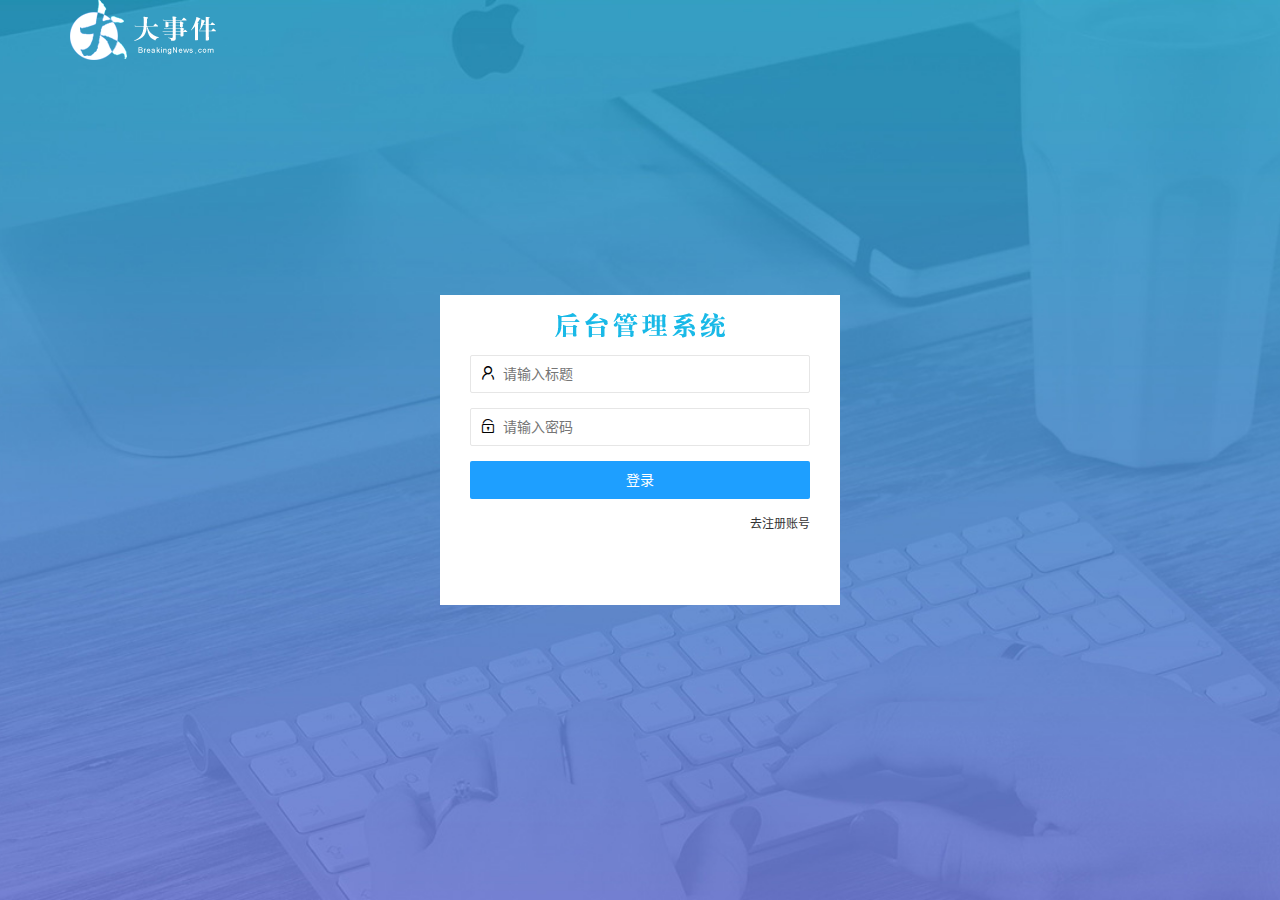
<file: login.html>
<!DOCTYPE html>
<html lang="zh-CN">

<head>
    <meta charset="UTF-8">
    <meta name="viewport" content="width=device-width, initial-scale=1.0">
    <title>大事件-登录-注册</title>
    <!-- 引入layui样式 -->
    <link rel="stylesheet" href="./assets/lib/layui/css/layui.css">
    <!-- 引入网页样式表 -->
    <link rel="stylesheet" href="./assets/css/login.css">
</head>

<body>
    <!-- 头部log区 -->
    <div class="layui-main">
        <img src="./assets/images/logo.png" alt="">
    </div>
    <div class="loginAndRegBox">
        <div class="title-box"></div>
        <!-- 登陆的div -->
        <div class="login-box">
            <!-- 登陆的表单 -->
            <form class="layui-form" id="form_login">
                <!-- 用户名 -->
                <div class="layui-form-item">
                    <i class="layui-icon layui-icon-username"></i>
                    <input type="text" name="username" required lay-verify="required" placeholder="请输入标题"
                        autocomplete="off" class="layui-input">
                </div>
                <!-- 密码 -->
                <div class="layui-form-item">
                    <i class="layui-icon layui-icon-password"></i>
                    <input type="password" name="password" required lay-verify="required|pwd" placeholder="请输入密码"
                        autocomplete="off" class="layui-input">
                </div>
                <!-- 按钮 -->
                <div class="layui-form-item">
                    <button lay-submit class="layui-btn layui-btn-normal layui-btn-fluid  ">登录</button>
                </div>
                <div class="layui-form-item links">
                    <a href="javascript:;" id="link_reg">去注册账号</a>
                </div>
            </form>
        </div>
        <!-- 注册的div -->
        <div class="reg-box">
            <form class="layui-form" id="form_reg">
                <!-- 用户名 -->
                <div class="layui-form-item">s
                    <i class="layui-icon layui-icon-username"></i>
                    <input type="text" name="username" required lay-verify="required" placeholder="请输入标题"
                        autocomplete="off" class="layui-input">
                </div>
                <!-- 密码 -->
                <div class="layui-form-item">
                    <i class="layui-icon layui-icon-password"></i>
                    <input type="password" name="password" required lay-verify="required|pwd" placeholder="请输入密码"
                        autocomplete="off" class="layui-input">
                </div>
                <!-- 确认密码 -->
                <div class="layui-form-item">
                    <i class="layui-icon layui-icon-password"></i>
                    <input type="password" name="repassword" required lay-verify="required|pwd|repwd"
                        placeholder="请再次输入密码" autocomplete="off" class="layui-input">
                </div>
                <!-- 按钮 -->
                <div class="layui-form-item">
                    <button class="layui-btn layui-btn-normal layui-btn-fluid" lay-submit>登录</button>
                </div>
                <div class="layui-form-item links">
                    <a href="javascript:;" id="link_login">去登录</a>
                </div>
            </form>
        </div>
    </div>

    <!-- 导入layui的js文件 -->
    <script src="/assets/lib/layui/layui.all.js"></script>
    <script src="/assets/lib/jquery.js"></script>
    <script src="/assets/js/baseAPI.js"></script>
    <script src="/assets/js/login.js"></script>
</body>

</html>
</file>
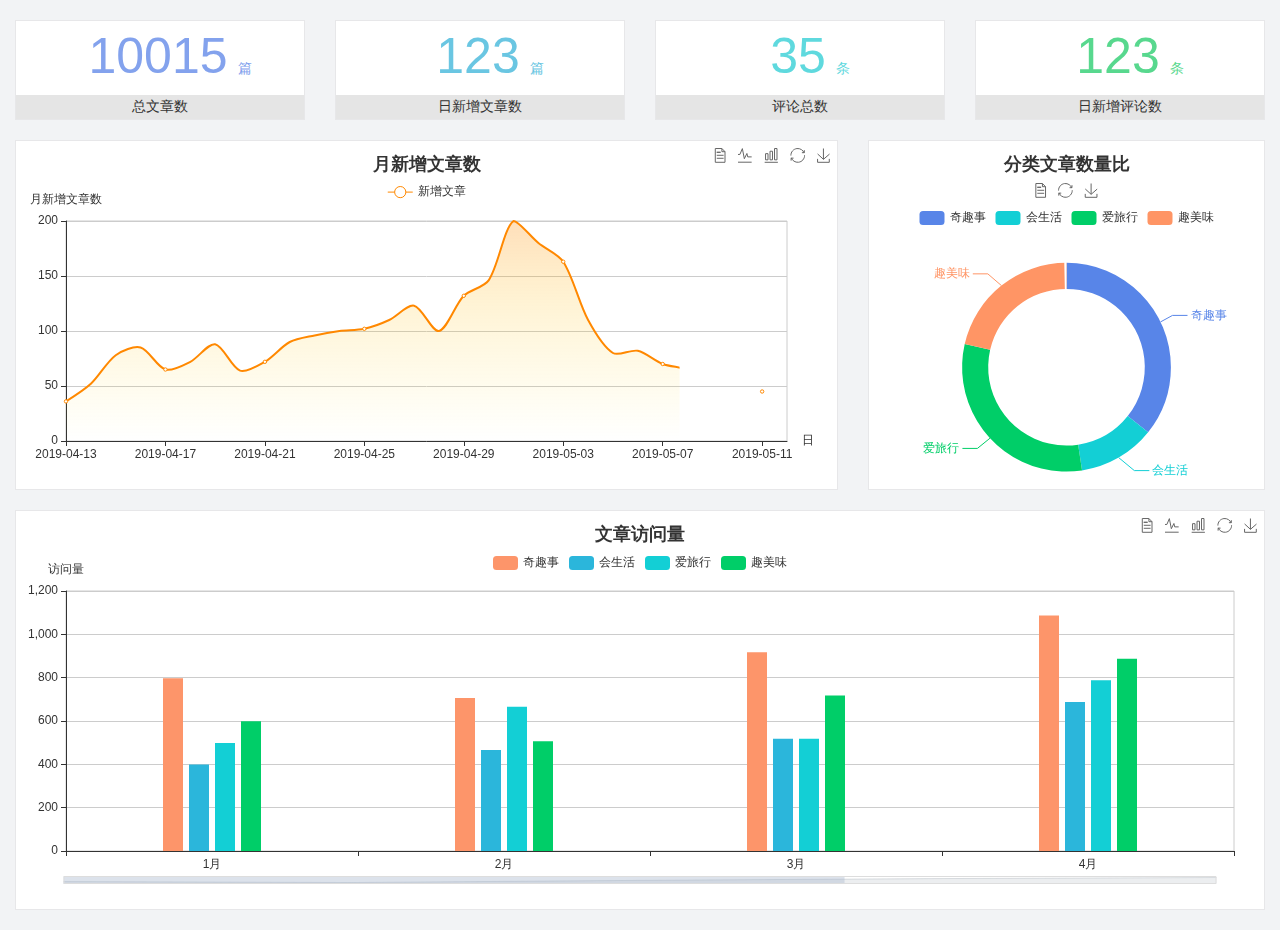
<file: home/dashboard.html>
<!DOCTYPE html>
<html lang="en">

<head>
  <meta charset="UTF-8">
  <meta name="viewport" content="width=device-width, initial-scale=1.0">
  <meta http-equiv="X-UA-Compatible" content="ie=edge">
  <title>图表统计</title>
  <link rel="stylesheet" href="../../assets/lib/bootstrap.css" />
  <link rel="stylesheet" href="../../assets/lib/main.css" />
  <script src="../../assets/lib/jquery.js"></script>
  <script type="text/javascript" src="../../assets/lib/echarts.min.js"></script>
</head>

<body>
  <div class="container-fluid">
    <div class="row spannel_list">
      <div class="col-sm-3 col-xs-6">
        <div class="spannel">
          <em>10015</em><span>篇</span>
          <b>总文章数</b>
        </div>
      </div>
      <div class="col-sm-3 col-xs-6">
        <div class="spannel scolor01">
          <em>123</em><span>篇</span>
          <b>日新增文章数</b>
        </div>
      </div>
      <div class="col-sm-3 col-xs-6">
        <div class="spannel scolor02">
          <em>35</em><span>条</span>
          <b>评论总数</b>
        </div>
      </div>
      <div class="col-sm-3 col-xs-6">
        <div class="spannel scolor03">
          <em>123</em><span>条</span>
          <b>日新增评论数</b>
        </div>
      </div>
    </div>
  </div>

  <div class="container-fluid">
    <div class="row curve-pie">
      <div class="col-lg-8 col-md-8">
        <div class="gragh_pannel" id="curve_show"></div>
      </div>
      <div class="col-lg-4 col-md-4">
        <div class="gragh_pannel" id="pie_show"></div>
      </div>
    </div>
  </div>

  <div class="container-fluid">
    <div class="column_pannel" id="column_show"></div>
  </div>

  <script>
    var oChart = echarts.init(document.getElementById('curve_show'));
    var aList_all = [
      { 'count': 36, 'date': '2019-04-13' },
      { 'count': 52, 'date': '2019-04-14' },
      { 'count': 78, 'date': '2019-04-15' },
      { 'count': 85, 'date': '2019-04-16' },
      { 'count': 65, 'date': '2019-04-17' },
      { 'count': 72, 'date': '2019-04-18' },
      { 'count': 88, 'date': '2019-04-19' },
      { 'count': 64, 'date': '2019-04-20' },
      { 'count': 72, 'date': '2019-04-21' },
      { 'count': 90, 'date': '2019-04-22' },
      { 'count': 96, 'date': '2019-04-23' },
      { 'count': 100, 'date': '2019-04-24' },
      { 'count': 102, 'date': '2019-04-25' },
      { 'count': 110, 'date': '2019-04-26' },
      { 'count': 123, 'date': '2019-04-27' },
      { 'count': 100, 'date': '2019-04-28' },
      { 'count': 132, 'date': '2019-04-29' },
      { 'count': 146, 'date': '2019-04-30' },
      { 'count': 200, 'date': '2019-05-01' },
      { 'count': 180, 'date': '2019-05-02' },
      { 'count': 163, 'date': '2019-05-03' },
      { 'count': 110, 'date': '2019-05-04' },
      { 'count': 80, 'date': '2019-05-05' },
      { 'count': 82, 'date': '2019-05-06' },
      { 'count': 70, 'date': '2019-05-07' },
      { 'count': 65, 'date': '2019-05-08' },
      { 'count': 54, 'date': '2019-05-09' },
      { 'count': 40, 'date': '2019-05-10' },
      { 'count': 45, 'date': '2019-05-11' },
      { 'count': 38, 'date': '2019-05-12' },
    ];

    let aCount = [];
    let aDate = [];

    for (var i = 0; i < aList_all.length; i++) {
      aCount.push(aList_all[i].count);
      aDate.push(aList_all[i].date);
    }

    var chartopt = {
      title: {
        text: '月新增文章数',
        left: 'center',
        top: '10'
      },
      tooltip: {
        trigger: 'axis'
      },
      legend: {
        data: ['新增文章'],
        top: '40'
      },
      toolbox: {
        show: true,
        feature: {
          mark: { show: true },
          dataView: { show: true, readOnly: false },
          magicType: { show: true, type: ['line', 'bar'] },
          restore: { show: true },
          saveAsImage: { show: true }
        }
      },
      calculable: true,
      xAxis: [
        {
          name: '日',
          type: 'category',
          boundaryGap: false,
          data: aDate
        }
      ],
      yAxis: [
        {
          name: '月新增文章数',
          type: 'value'
        }
      ],
      series: [
        {
          name: '新增文章',
          type: 'line',
          smooth: true,
          itemStyle: { normal: { areaStyle: { type: 'default' }, color: '#f80' }, lineStyle: { color: '#f80' } },
          data: aCount
        }],
      areaStyle: {
        normal: {
          color: new echarts.graphic.LinearGradient(0, 0, 0, 1, [{
            offset: 0,
            color: 'rgba(255,136,0,0.39)'
          }, {
            offset: .34,
            color: 'rgba(255,180,0,0.25)'
          }, {
            offset: 1,
            color: 'rgba(255,222,0,0.00)'
          }])

        }
      },
      grid: {
        show: true,
        x: 50,
        x2: 50,
        y: 80,
        height: 220
      }
    };

    oChart.setOption(chartopt);


    var oPie = echarts.init(document.getElementById('pie_show'));
    var oPieopt =
    {
      title: {
        top: 10,
        text: '分类文章数量比',
        x: 'center'
      },
      tooltip: {
        trigger: 'item',
        formatter: "{a} <br/>{b} : {c} ({d}%)"
      },
      color: ['#5885e8', '#13cfd5', '#00ce68', '#ff9565'],
      legend: {
        x: 'center',
        top: 65,
        data: ['奇趣事', '会生活', '爱旅行', '趣美味']
      },
      toolbox: {
        show: true,
        x: 'center',
        top: 35,
        feature: {
          mark: { show: true },
          dataView: { show: true, readOnly: false },
          magicType: {
            show: true,
            type: ['pie', 'funnel'],
            option: {
              funnel: {
                x: '25%',
                width: '50%',
                funnelAlign: 'left',
                max: 1548
              }
            }
          },
          restore: { show: true },
          saveAsImage: { show: true }
        }
      },
      calculable: true,
      series: [
        {
          name: '访问来源',
          type: 'pie',
          radius: ['45%', '60%'],
          center: ['50%', '65%'],
          data: [
            { value: 300, name: '奇趣事' },
            { value: 100, name: '会生活' },
            { value: 260, name: '爱旅行' },
            { value: 180, name: '趣美味' }
          ]
        }
      ]
    };
    oPie.setOption(oPieopt);



    var oColumn = this.echarts.init(document.getElementById('column_show'));
    var oColumnopt =
    {
      title: {
        text: '文章访问量',
        left: 'center',
        top: '10'
      },
      tooltip: {
        trigger: 'axis'
      },
      legend: {
        data: ['奇趣事', '会生活', '爱旅行', '趣美味'],
        top: '40'
      },
      toolbox: {
        show: true,
        feature: {
          mark: { show: true },
          dataView: { show: true, readOnly: false },
          magicType: { show: true, type: ['line', 'bar'] },
          restore: { show: true },
          saveAsImage: { show: true }
        }
      },
      calculable: true,
      xAxis: [
        {
          type: 'category',
          data: ['1月', '2月', '3月', '4月', '5月']
        }
      ],
      yAxis: [
        {
          name: '访问量',
          type: 'value'
        }
      ],
      series: [
        {
          name: '奇趣事',
          type: 'bar',
          barWidth: 20,
          itemStyle: {
            normal: { areaStyle: { type: 'default' }, color: '#fd956a' }
          },
          data: [800, 708, 920, 1090, 1200]
        },
        {
          name: '会生活',
          type: 'bar',
          barWidth: 20,
          itemStyle: {
            normal: { areaStyle: { type: 'default' }, color: '#2bb6db' }
          },
          data: [400, 468, 520, 690, 800]
        },
        {
          name: '爱旅行',
          type: 'bar',
          barWidth: 20,
          itemStyle: {
            normal: { areaStyle: { type: 'default' }, color: '#13cfd5' }
          },
          data: [500, 668, 520, 790, 900]
        },
        {
          name: '趣美味',
          type: 'bar',
          barWidth: 20,
          itemStyle: {
            normal: { areaStyle: { type: 'default' }, color: '#00ce68' }
          },
          data: [600, 508, 720, 890, 1000]
        }
      ],
      grid: {
        show: true,
        x: 50,
        x2: 30,
        y: 80,
        height: 260
      },
      dataZoom: [//给x轴设置滚动条
        {
          start: 0,//默认为0
          end: 100 - 1000 / 31,//默认为100
          type: 'slider',
          show: true,
          xAxisIndex: [0],
          handleSize: 0,//滑动条的 左右2个滑动条的大小
          height: 8,//组件高度
          left: 45, //左边的距离
          right: 50,//右边的距离
          bottom: 26,//右边的距离
          handleColor: '#ddd',//h滑动图标的颜色
          handleStyle: {
            borderColor: "#cacaca",
            borderWidth: "1",
            shadowBlur: 2,
            background: "#ddd",
            shadowColor: "#ddd",
          }
        }]
    };
    oColumn.setOption(oColumnopt);
  </script>
</body>

</html>
</file>
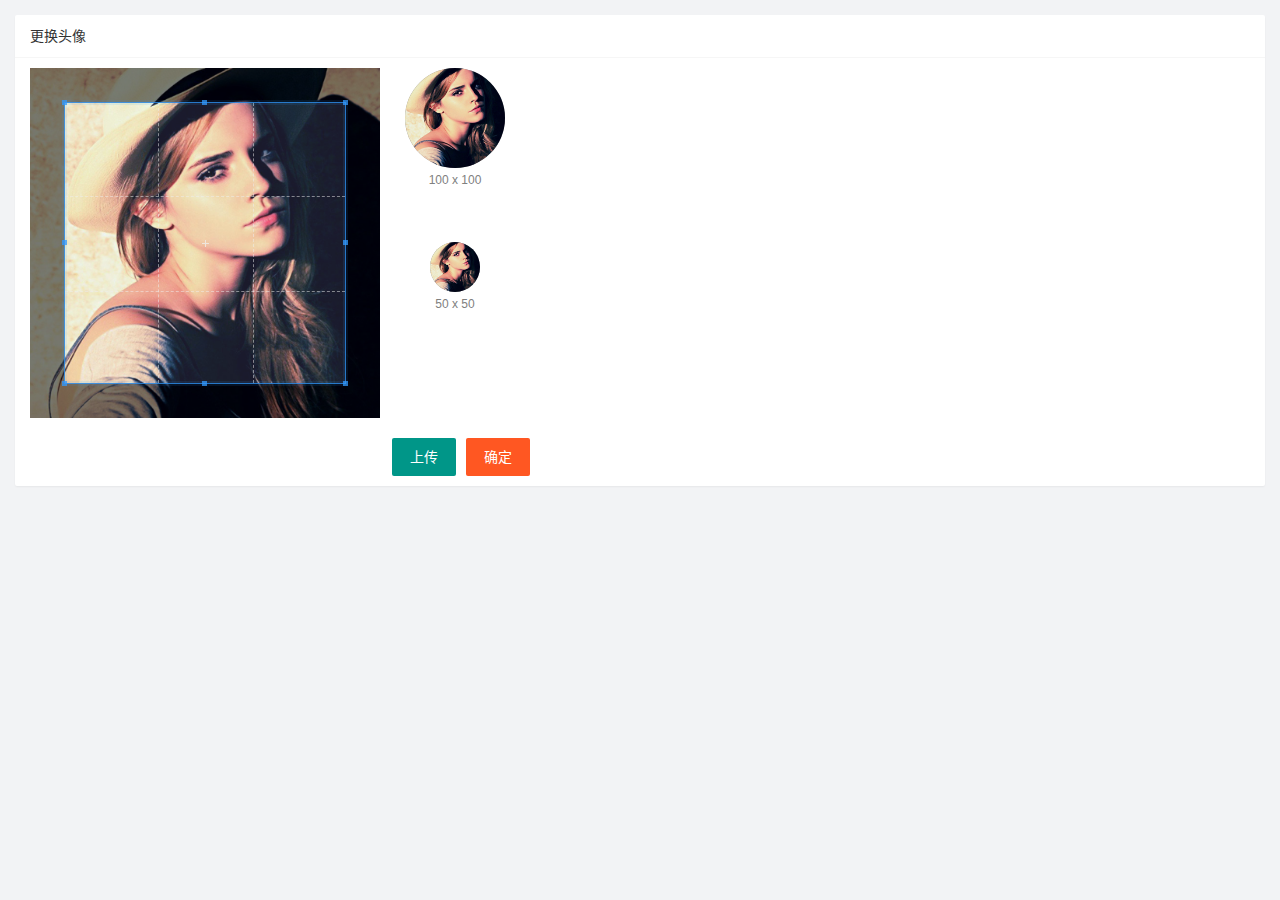
<file: user/user_avatar.html>
<!DOCTYPE html>
<html lang="zh-CN">

<head>
    <meta charset="UTF-8">
    <meta name="viewport" content="width=device-width, initial-scale=1.0">
    <title>更换头像</title>
    <link rel="stylesheet" href="/assets/lib/cropper/cropper.css" />
    <link rel="stylesheet" href="../assets/lib/layui/css/layui.css">
    <link rel="stylesheet" href="../assets/css/user/user_avatar.css">

</head>

<body>
    <div class="layui-card">
        <div class="layui-card-header">更换头像</div>
        <div class="layui-card-body">
            <!-- 第一行的图片裁剪和预览区域 -->
            <div class="row1">
                <!-- 图片裁剪区域 -->
                <div class="cropper-box">
                    <!-- 这个 img 标签很重要，将来会把它初始化为裁剪区域 -->
                    <img id="image" src="/assets/images/sample.jpg" />
                </div>
                <!-- 图片的预览区域 -->
                <div class="preview-box">
                    <div>
                        <!-- 宽高为 100px 的预览区域 -->
                        <div class="img-preview w100"></div>
                        <p class="size">100 x 100</p>
                    </div>
                    <div>
                        <!-- 宽高为 50px 的预览区域 -->
                        <div class="img-preview w50"></div>
                        <p class="size">50 x 50</p>
                    </div>
                </div>
            </div <!-- 第二行的按钮区域 -->
            <div class="row2">
                <input type="file" id="file" accept="image/png,image/jpeg">
                <button type="button" class="layui-btn" id="btnChooseImage">上传</button>
                <button type="button" class="layui-btn layui-btn-danger" id="btnUpload">确定</button>
            </div>
        </div>
    </div>
    <script src="../assets/lib/layui/layui.all.js"></script>
    <script src="../assets/lib/jquery.js"></script>
    <script src="/assets/lib/cropper/Cropper.js"></script>
    <script src="/assets/lib/cropper/jquery-cropper.js"></script>
    <script src="../assets/js/baseAPI.js"></script>
    <script src="../assets/js/user/user_avatar.js"></script>
</body>

</html>
</file>
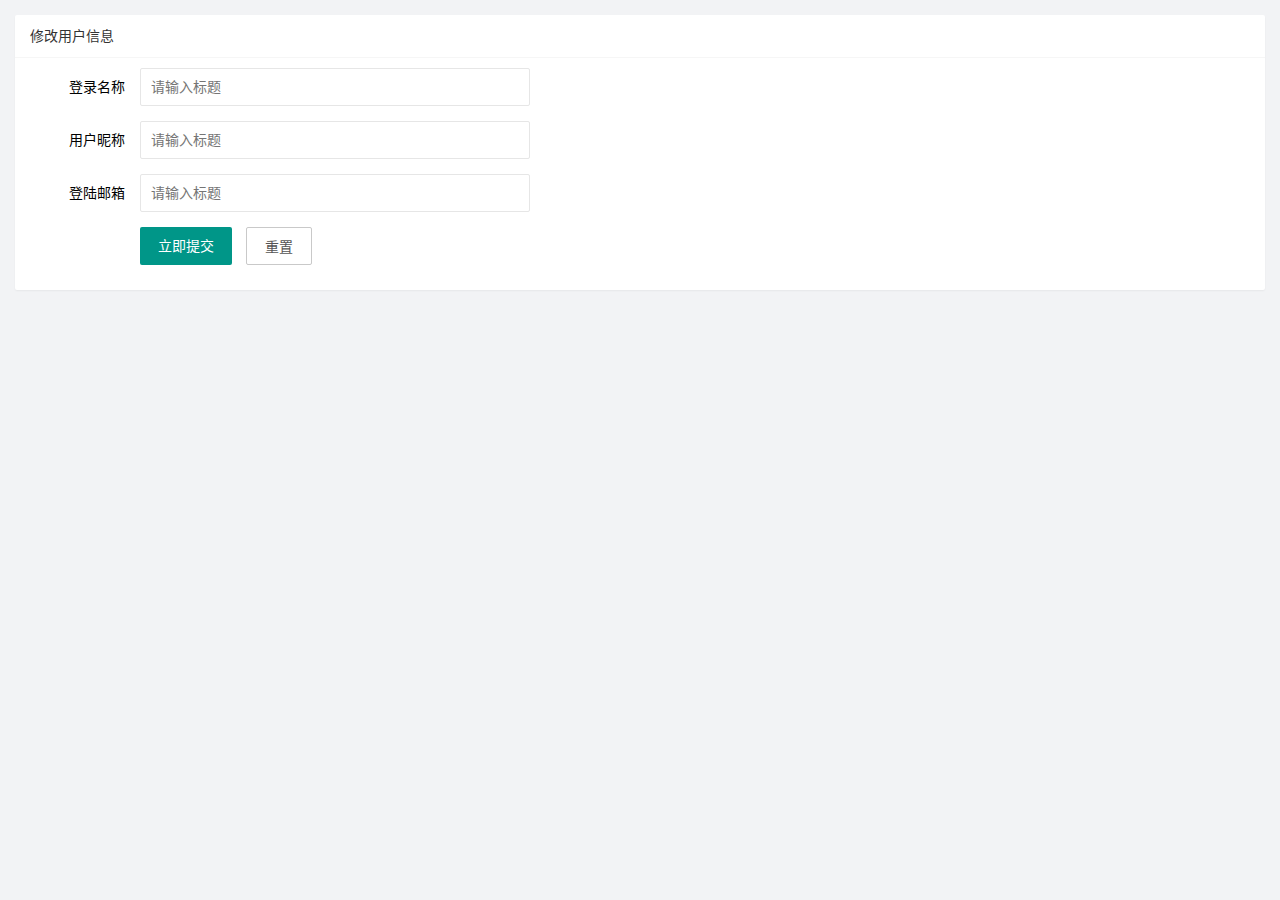
<file: user/user_info.html>
<!DOCTYPE html>
<html lang="zh-CN">

<head>
    <meta charset="UTF-8">
    <meta name="viewport" content="width=device-width, initial-scale=1.0">
    <title>个人信息</title>
    <link rel="stylesheet" href="../assets/lib/layui/css/layui.css">
    <link rel="stylesheet" href="../assets/css/user/user_info.css">
</head>

<body>
    <div class="layui-card">
        <div class="layui-card-header">修改用户信息</div>
        <div class="layui-card-body">
            <form class="layui-form" lay-filter="formUserInfo">
                <!-- 这是隐藏域 -->
                <input type="hidden" name="id" value="" />
                <div class="layui-form-item">
                    <label class="layui-form-label">登录名称</label>
                    <div class="layui-input-block">
                        <input type="text" name="username" required lay-verify="required" placeholder="请输入标题"
                            autocomplete="off" class="layui-input" readonly>
                    </div>
                </div>
                <div class="layui-form-item">
                    <label class="layui-form-label">用户昵称</label>
                    <div class="layui-input-block">
                        <input type="text" name="nickname" required lay-verify="required|nickname" placeholder="请输入标题"
                            autocomplete="off" class="layui-input">
                    </div>
                </div>
                <div class="layui-form-item">
                    <label class="layui-form-label">登陆邮箱</label>
                    <div class="layui-input-block">
                        <input type="text" name="email" required lay-verify="required|email" placeholder="请输入标题"
                            autocomplete="off" class="layui-input">
                    </div>
                </div>
                <div class="layui-form-item">
                    <div class="layui-input-block">
                        <button class="layui-btn" lay-submit lay-filter="formDemo">立即提交</button>
                        <button type="reset" class="layui-btn layui-btn-primary">重置</button>
                    </div>
                </div>
            </form>
        </div>
    </div>
    <script src="../assets/lib/layui/layui.all.js"></script>
    <script src="../assets/lib/jquery.js"></script>
    <script src="../assets/js/baseAPI.js"></script>
    <script src="../assets/js/user/user_info.js"></script>
</body>

</html>
</file>
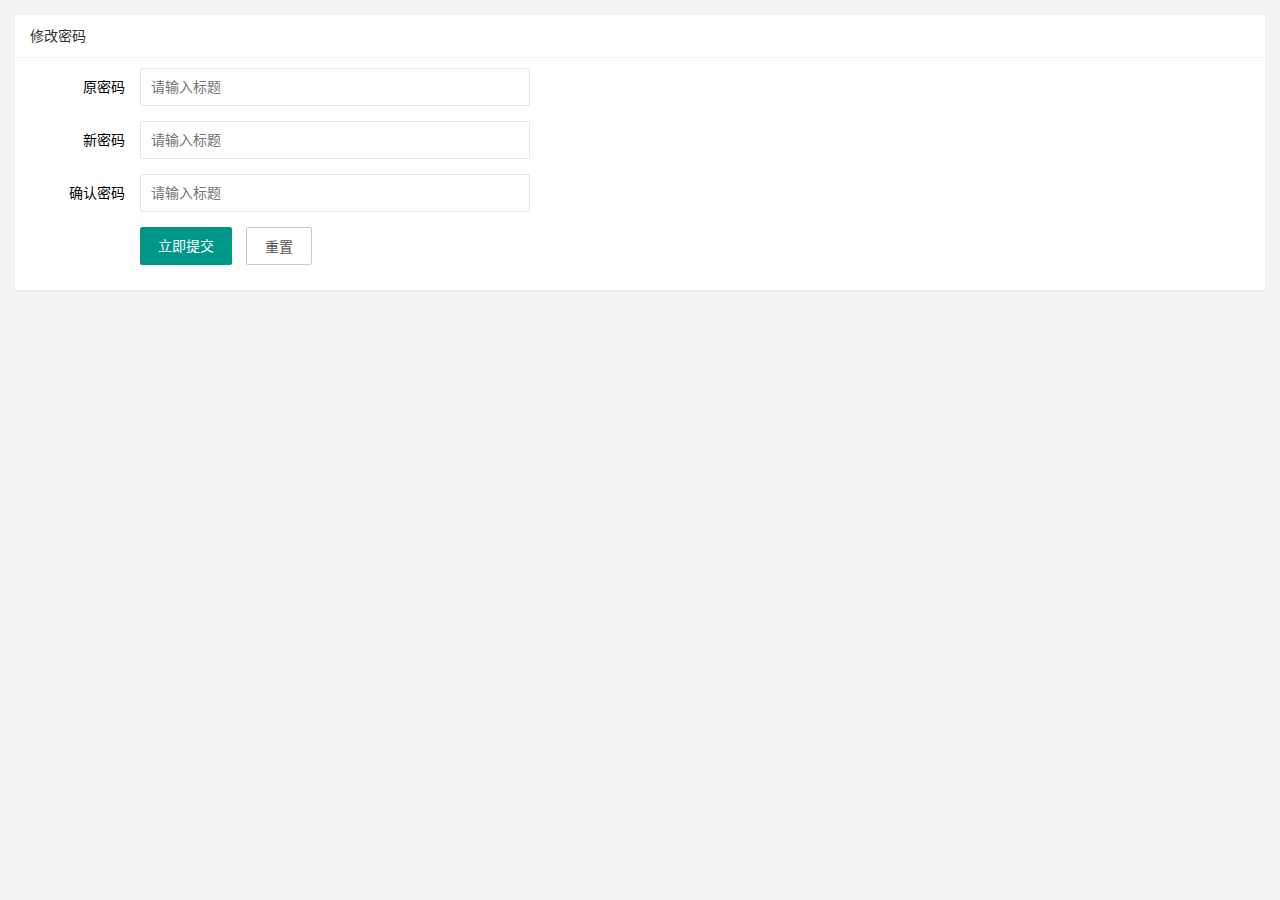
<file: user/user_pwd.html>
<!DOCTYPE html>
<html lang="zh-CN">

<head>
    <meta charset="UTF-8">
    <meta name="viewport" content="width=device-width, initial-scale=1.0">
    <title>重置密码</title>
    <link rel="stylesheet" href="../assets/lib/layui/css/layui.css">
    <link rel="stylesheet" href="../assets/css/user/user_pwd.css">
</head>

<body>
    <div class="layui-card">
        <div class="layui-card-header">修改密码</div>
        <div class="layui-card-body">
            <form class="layui-form">
                <div class="layui-form-item">
                    <label class="layui-form-label">原密码</label>
                    <div class="layui-input-block">
                        <input type="password" name="oldPwd" required lay-verify="required|pwd" placeholder="请输入标题"
                            autocomplete="off" class="layui-input">
                    </div>
                </div>
                <div class="layui-form-item">
                    <label class="layui-form-label">新密码</label>
                    <div class="layui-input-block">
                        <input type="password" name="newPwd" required lay-verify="required|pwd|samePwd"
                            placeholder="请输入标题" autocomplete="off" class="layui-input">
                    </div>
                </div>
                <div class="layui-form-item">
                    <label class="layui-form-label">确认密码</label>
                    <div class="layui-input-block">
                        <input type="password" name="rePwd" required lay-verify="required|pwd|rePwd" placeholder="请输入标题"
                            autocomplete="off" class="layui-input">
                    </div>
                </div>
                <div class="layui-form-item">
                    <div class="layui-input-block">
                        <button class="layui-btn" lay-submit lay-filter="formDemo">立即提交</button>
                        <button type="reset" class="layui-btn layui-btn-primary">重置</button>
                    </div>
                </div>
            </form>
        </div>
    </div>
    <script src="../assets/lib/layui/layui.all.js"></script>
    <script src="../assets/lib/jquery.js"></script>
    <script src="../assets/js/baseAPI.js"></script>
    <script src="../assets/js/user/user_pwd.js"></script>
</body>

</html>
</file>
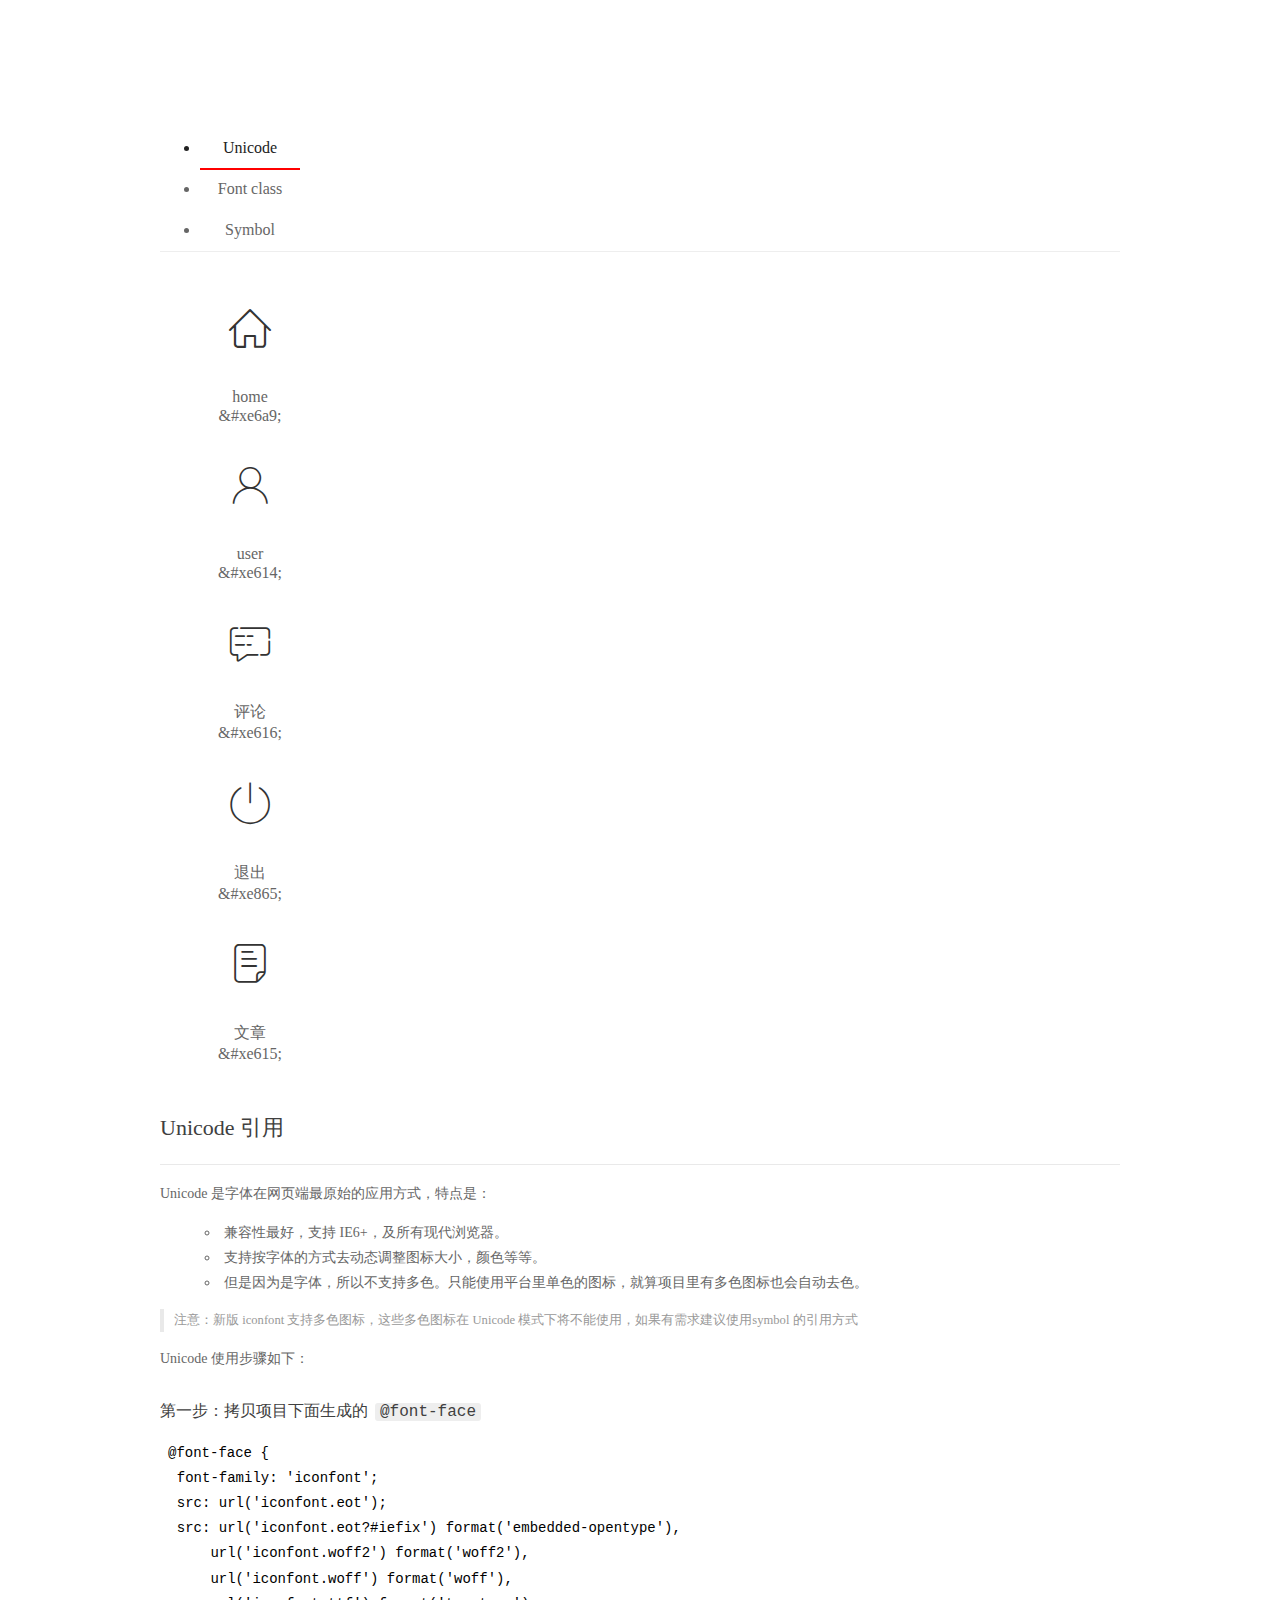
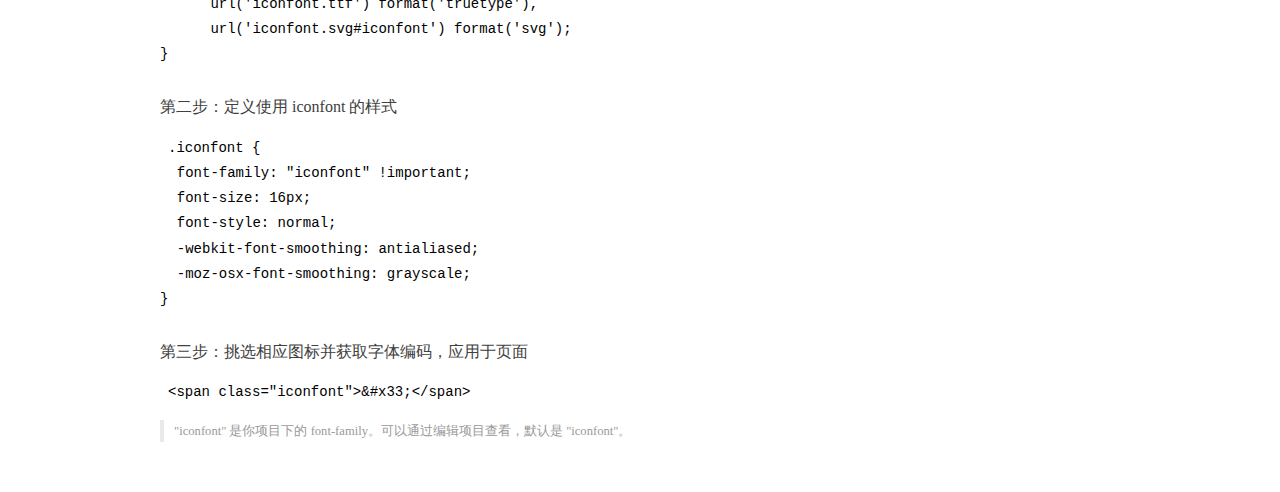
<file: assets/fonts/demo_index.html>
<!DOCTYPE html>
<html>
<head>
  <meta charset="utf-8"/>
  <title>IconFont Demo</title>
  <link rel="shortcut icon" href="https://gtms04.alicdn.com/tps/i4/TB1_oz6GVXXXXaFXpXXJDFnIXXX-64-64.ico" type="image/x-icon"/>
  <link rel="stylesheet" href="https://g.alicdn.com/thx/cube/1.3.2/cube.min.css">
  <link rel="stylesheet" href="demo.css">
  <link rel="stylesheet" href="iconfont.css">
  <script src="iconfont.js"></script>
  <!-- jQuery -->
  <script src="https://a1.alicdn.com/oss/uploads/2018/12/26/7bfddb60-08e8-11e9-9b04-53e73bb6408b.js"></script>
  <!-- 代码高亮 -->
  <script src="https://a1.alicdn.com/oss/uploads/2018/12/26/a3f714d0-08e6-11e9-8a15-ebf944d7534c.js"></script>
</head>
<body>
  <div class="main">
    <h1 class="logo"><a href="https://www.iconfont.cn/" title="iconfont 首页" target="_blank">&#xe86b;</a></h1>
    <div class="nav-tabs">
      <ul id="tabs" class="dib-box">
        <li class="dib active"><span>Unicode</span></li>
        <li class="dib"><span>Font class</span></li>
        <li class="dib"><span>Symbol</span></li>
      </ul>
      
    </div>
    <div class="tab-container">
      <div class="content unicode" style="display: block;">
          <ul class="icon_lists dib-box">
          
            <li class="dib">
              <span class="icon iconfont">&#xe6a9;</span>
                <div class="name">home</div>
                <div class="code-name">&amp;#xe6a9;</div>
              </li>
          
            <li class="dib">
              <span class="icon iconfont">&#xe614;</span>
                <div class="name">user</div>
                <div class="code-name">&amp;#xe614;</div>
              </li>
          
            <li class="dib">
              <span class="icon iconfont">&#xe616;</span>
                <div class="name">评论</div>
                <div class="code-name">&amp;#xe616;</div>
              </li>
          
            <li class="dib">
              <span class="icon iconfont">&#xe865;</span>
                <div class="name">退出</div>
                <div class="code-name">&amp;#xe865;</div>
              </li>
          
            <li class="dib">
              <span class="icon iconfont">&#xe615;</span>
                <div class="name">文章</div>
                <div class="code-name">&amp;#xe615;</div>
              </li>
          
          </ul>
          <div class="article markdown">
          <h2 id="unicode-">Unicode 引用</h2>
          <hr>

          <p>Unicode 是字体在网页端最原始的应用方式，特点是：</p>
          <ul>
            <li>兼容性最好，支持 IE6+，及所有现代浏览器。</li>
            <li>支持按字体的方式去动态调整图标大小，颜色等等。</li>
            <li>但是因为是字体，所以不支持多色。只能使用平台里单色的图标，就算项目里有多色图标也会自动去色。</li>
          </ul>
          <blockquote>
            <p>注意：新版 iconfont 支持多色图标，这些多色图标在 Unicode 模式下将不能使用，如果有需求建议使用symbol 的引用方式</p>
          </blockquote>
          <p>Unicode 使用步骤如下：</p>
          <h3 id="-font-face">第一步：拷贝项目下面生成的 <code>@font-face</code></h3>
<pre><code class="language-css"
>@font-face {
  font-family: 'iconfont';
  src: url('iconfont.eot');
  src: url('iconfont.eot?#iefix') format('embedded-opentype'),
      url('iconfont.woff2') format('woff2'),
      url('iconfont.woff') format('woff'),
      url('iconfont.ttf') format('truetype'),
      url('iconfont.svg#iconfont') format('svg');
}
</code></pre>
          <h3 id="-iconfont-">第二步：定义使用 iconfont 的样式</h3>
<pre><code class="language-css"
>.iconfont {
  font-family: "iconfont" !important;
  font-size: 16px;
  font-style: normal;
  -webkit-font-smoothing: antialiased;
  -moz-osx-font-smoothing: grayscale;
}
</code></pre>
          <h3 id="-">第三步：挑选相应图标并获取字体编码，应用于页面</h3>
<pre>
<code class="language-html"
>&lt;span class="iconfont"&gt;&amp;#x33;&lt;/span&gt;
</code></pre>
          <blockquote>
            <p>"iconfont" 是你项目下的 font-family。可以通过编辑项目查看，默认是 "iconfont"。</p>
          </blockquote>
          </div>
      </div>
      <div class="content font-class">
        <ul class="icon_lists dib-box">
          
          <li class="dib">
            <span class="icon iconfont icon-home"></span>
            <div class="name">
              home
            </div>
            <div class="code-name">.icon-home
            </div>
          </li>
          
          <li class="dib">
            <span class="icon iconfont icon-user"></span>
            <div class="name">
              user
            </div>
            <div class="code-name">.icon-user
            </div>
          </li>
          
          <li class="dib">
            <span class="icon iconfont icon-pinglun"></span>
            <div class="name">
              评论
            </div>
            <div class="code-name">.icon-pinglun
            </div>
          </li>
          
          <li class="dib">
            <span class="icon iconfont icon-tuichu"></span>
            <div class="name">
              退出
            </div>
            <div class="code-name">.icon-tuichu
            </div>
          </li>
          
          <li class="dib">
            <span class="icon iconfont icon-16"></span>
            <div class="name">
              文章
            </div>
            <div class="code-name">.icon-16
            </div>
          </li>
          
        </ul>
        <div class="article markdown">
        <h2 id="font-class-">font-class 引用</h2>
        <hr>

        <p>font-class 是 Unicode 使用方式的一种变种，主要是解决 Unicode 书写不直观，语意不明确的问题。</p>
        <p>与 Unicode 使用方式相比，具有如下特点：</p>
        <ul>
          <li>兼容性良好，支持 IE8+，及所有现代浏览器。</li>
          <li>相比于 Unicode 语意明确，书写更直观。可以很容易分辨这个 icon 是什么。</li>
          <li>因为使用 class 来定义图标，所以当要替换图标时，只需要修改 class 里面的 Unicode 引用。</li>
          <li>不过因为本质上还是使用的字体，所以多色图标还是不支持的。</li>
        </ul>
        <p>使用步骤如下：</p>
        <h3 id="-fontclass-">第一步：引入项目下面生成的 fontclass 代码：</h3>
<pre><code class="language-html">&lt;link rel="stylesheet" href="./iconfont.css"&gt;
</code></pre>
        <h3 id="-">第二步：挑选相应图标并获取类名，应用于页面：</h3>
<pre><code class="language-html">&lt;span class="iconfont icon-xxx"&gt;&lt;/span&gt;
</code></pre>
        <blockquote>
          <p>"
            iconfont" 是你项目下的 font-family。可以通过编辑项目查看，默认是 "iconfont"。</p>
        </blockquote>
      </div>
      </div>
      <div class="content symbol">
          <ul class="icon_lists dib-box">
          
            <li class="dib">
                <svg class="icon svg-icon" aria-hidden="true">
                  <use xlink:href="#icon-home"></use>
                </svg>
                <div class="name">home</div>
                <div class="code-name">#icon-home</div>
            </li>
          
            <li class="dib">
                <svg class="icon svg-icon" aria-hidden="true">
                  <use xlink:href="#icon-user"></use>
                </svg>
                <div class="name">user</div>
                <div class="code-name">#icon-user</div>
            </li>
          
            <li class="dib">
                <svg class="icon svg-icon" aria-hidden="true">
                  <use xlink:href="#icon-pinglun"></use>
                </svg>
                <div class="name">评论</div>
                <div class="code-name">#icon-pinglun</div>
            </li>
          
            <li class="dib">
                <svg class="icon svg-icon" aria-hidden="true">
                  <use xlink:href="#icon-tuichu"></use>
                </svg>
                <div class="name">退出</div>
                <div class="code-name">#icon-tuichu</div>
            </li>
          
            <li class="dib">
                <svg class="icon svg-icon" aria-hidden="true">
                  <use xlink:href="#icon-16"></use>
                </svg>
                <div class="name">文章</div>
                <div class="code-name">#icon-16</div>
            </li>
          
          </ul>
          <div class="article markdown">
          <h2 id="symbol-">Symbol 引用</h2>
          <hr>

          <p>这是一种全新的使用方式，应该说这才是未来的主流，也是平台目前推荐的用法。相关介绍可以参考这篇<a href="">文章</a>
            这种用法其实是做了一个 SVG 的集合，与另外两种相比具有如下特点：</p>
          <ul>
            <li>支持多色图标了，不再受单色限制。</li>
            <li>通过一些技巧，支持像字体那样，通过 <code>font-size</code>, <code>color</code> 来调整样式。</li>
            <li>兼容性较差，支持 IE9+，及现代浏览器。</li>
            <li>浏览器渲染 SVG 的性能一般，还不如 png。</li>
          </ul>
          <p>使用步骤如下：</p>
          <h3 id="-symbol-">第一步：引入项目下面生成的 symbol 代码：</h3>
<pre><code class="language-html">&lt;script src="./iconfont.js"&gt;&lt;/script&gt;
</code></pre>
          <h3 id="-css-">第二步：加入通用 CSS 代码（引入一次就行）：</h3>
<pre><code class="language-html">&lt;style&gt;
.icon {
  width: 1em;
  height: 1em;
  vertical-align: -0.15em;
  fill: currentColor;
  overflow: hidden;
}
&lt;/style&gt;
</code></pre>
          <h3 id="-">第三步：挑选相应图标并获取类名，应用于页面：</h3>
<pre><code class="language-html">&lt;svg class="icon" aria-hidden="true"&gt;
  &lt;use xlink:href="#icon-xxx"&gt;&lt;/use&gt;
&lt;/svg&gt;
</code></pre>
          </div>
      </div>

    </div>
  </div>
  <script>
  $(document).ready(function () {
      $('.tab-container .content:first').show()

      $('#tabs li').click(function (e) {
        var tabContent = $('.tab-container .content')
        var index = $(this).index()

        if ($(this).hasClass('active')) {
          return
        } else {
          $('#tabs li').removeClass('active')
          $(this).addClass('active')

          tabContent.hide().eq(index).fadeIn()
        }
      })
    })
  </script>
</body>
</html>
</file>
<file: assets/lib/layui/css/layui.css>
/** layui-v2.5.5 MIT License By https://www.layui.com */
 .layui-inline,img{display:inline-block;vertical-align:middle}h1,h2,h3,h4,h5,h6{font-weight:400}.layui-edge,.layui-header,.layui-inline,.layui-main{position:relative}.layui-body,.layui-edge,.layui-elip{overflow:hidden}.layui-btn,.layui-edge,.layui-inline,img{vertical-align:middle}.layui-btn,.layui-disabled,.layui-icon,.layui-unselect{-moz-user-select:none;-webkit-user-select:none;-ms-user-select:none}.layui-elip,.layui-form-checkbox span,.layui-form-pane .layui-form-label{text-overflow:ellipsis;white-space:nowrap}.layui-breadcrumb,.layui-tree-btnGroup{visibility:hidden}blockquote,body,button,dd,div,dl,dt,form,h1,h2,h3,h4,h5,h6,input,li,ol,p,pre,td,textarea,th,ul{margin:0;padding:0;-webkit-tap-highlight-color:rgba(0,0,0,0)}a:active,a:hover{outline:0}img{border:none}li{list-style:none}table{border-collapse:collapse;border-spacing:0}h4,h5,h6{font-size:100%}button,input,optgroup,option,select,textarea{font-family:inherit;font-size:inherit;font-style:inherit;font-weight:inherit;outline:0}pre{white-space:pre-wrap;white-space:-moz-pre-wrap;white-space:-pre-wrap;white-space:-o-pre-wrap;word-wrap:break-word}body{line-height:24px;font:14px Helvetica Neue,Helvetica,PingFang SC,Tahoma,Arial,sans-serif}hr{height:1px;margin:10px 0;border:0;clear:both}a{color:#333;text-decoration:none}a:hover{color:#777}a cite{font-style:normal;*cursor:pointer}.layui-border-box,.layui-border-box *{box-sizing:border-box}.layui-box,.layui-box *{box-sizing:content-box}.layui-clear{clear:both;*zoom:1}.layui-clear:after{content:'\20';clear:both;*zoom:1;display:block;height:0}.layui-inline{*display:inline;*zoom:1}.layui-edge{display:inline-block;width:0;height:0;border-width:6px;border-style:dashed;border-color:transparent}.layui-edge-top{top:-4px;border-bottom-color:#999;border-bottom-style:solid}.layui-edge-right{border-left-color:#999;border-left-style:solid}.layui-edge-bottom{top:2px;border-top-color:#999;border-top-style:solid}.layui-edge-left{border-right-color:#999;border-right-style:solid}.layui-disabled,.layui-disabled:hover{color:#d2d2d2!important;cursor:not-allowed!important}.layui-circle{border-radius:100%}.layui-show{display:block!important}.layui-hide{display:none!important}@font-face{font-family:layui-icon;src:url(../font/iconfont.eot?v=250);src:url(../font/iconfont.eot?v=250#iefix) format('embedded-opentype'),url(../font/iconfont.woff2?v=250) format('woff2'),url(../font/iconfont.woff?v=250) format('woff'),url(../font/iconfont.ttf?v=250) format('truetype'),url(../font/iconfont.svg?v=250#layui-icon) format('svg')}.layui-icon{font-family:layui-icon!important;font-size:16px;font-style:normal;-webkit-font-smoothing:antialiased;-moz-osx-font-smoothing:grayscale}.layui-icon-reply-fill:before{content:"\e611"}.layui-icon-set-fill:before{content:"\e614"}.layui-icon-menu-fill:before{content:"\e60f"}.layui-icon-search:before{content:"\e615"}.layui-icon-share:before{content:"\e641"}.layui-icon-set-sm:before{content:"\e620"}.layui-icon-engine:before{content:"\e628"}.layui-icon-close:before{content:"\1006"}.layui-icon-close-fill:before{content:"\1007"}.layui-icon-chart-screen:before{content:"\e629"}.layui-icon-star:before{content:"\e600"}.layui-icon-circle-dot:before{content:"\e617"}.layui-icon-chat:before{content:"\e606"}.layui-icon-release:before{content:"\e609"}.layui-icon-list:before{content:"\e60a"}.layui-icon-chart:before{content:"\e62c"}.layui-icon-ok-circle:before{content:"\1005"}.layui-icon-layim-theme:before{content:"\e61b"}.layui-icon-table:before{content:"\e62d"}.layui-icon-right:before{content:"\e602"}.layui-icon-left:before{content:"\e603"}.layui-icon-cart-simple:before{content:"\e698"}.layui-icon-face-cry:before{content:"\e69c"}.layui-icon-face-smile:before{content:"\e6af"}.layui-icon-survey:before{content:"\e6b2"}.layui-icon-tree:before{content:"\e62e"}.layui-icon-upload-circle:before{content:"\e62f"}.layui-icon-add-circle:before{content:"\e61f"}.layui-icon-download-circle:before{content:"\e601"}.layui-icon-templeate-1:before{content:"\e630"}.layui-icon-util:before{content:"\e631"}.layui-icon-face-surprised:before{content:"\e664"}.layui-icon-edit:before{content:"\e642"}.layui-icon-speaker:before{content:"\e645"}.layui-icon-down:before{content:"\e61a"}.layui-icon-file:before{content:"\e621"}.layui-icon-layouts:before{content:"\e632"}.layui-icon-rate-half:before{content:"\e6c9"}.layui-icon-add-circle-fine:before{content:"\e608"}.layui-icon-prev-circle:before{content:"\e633"}.layui-icon-read:before{content:"\e705"}.layui-icon-404:before{content:"\e61c"}.layui-icon-carousel:before{content:"\e634"}.layui-icon-help:before{content:"\e607"}.layui-icon-code-circle:before{content:"\e635"}.layui-icon-water:before{content:"\e636"}.layui-icon-username:before{content:"\e66f"}.layui-icon-find-fill:before{content:"\e670"}.layui-icon-about:before{content:"\e60b"}.layui-icon-location:before{content:"\e715"}.layui-icon-up:before{content:"\e619"}.layui-icon-pause:before{content:"\e651"}.layui-icon-date:before{content:"\e637"}.layui-icon-layim-uploadfile:before{content:"\e61d"}.layui-icon-delete:before{content:"\e640"}.layui-icon-play:before{content:"\e652"}.layui-icon-top:before{content:"\e604"}.layui-icon-friends:before{content:"\e612"}.layui-icon-refresh-3:before{content:"\e9aa"}.layui-icon-ok:before{content:"\e605"}.layui-icon-layer:before{content:"\e638"}.layui-icon-face-smile-fine:before{content:"\e60c"}.layui-icon-dollar:before{content:"\e659"}.layui-icon-group:before{content:"\e613"}.layui-icon-layim-download:before{content:"\e61e"}.layui-icon-picture-fine:before{content:"\e60d"}.layui-icon-link:before{content:"\e64c"}.layui-icon-diamond:before{content:"\e735"}.layui-icon-log:before{content:"\e60e"}.layui-icon-rate-solid:before{content:"\e67a"}.layui-icon-fonts-del:before{content:"\e64f"}.layui-icon-unlink:before{content:"\e64d"}.layui-icon-fonts-clear:before{content:"\e639"}.layui-icon-triangle-r:before{content:"\e623"}.layui-icon-circle:before{content:"\e63f"}.layui-icon-radio:before{content:"\e643"}.layui-icon-align-center:before{content:"\e647"}.layui-icon-align-right:before{content:"\e648"}.layui-icon-align-left:before{content:"\e649"}.layui-icon-loading-1:before{content:"\e63e"}.layui-icon-return:before{content:"\e65c"}.layui-icon-fonts-strong:before{content:"\e62b"}.layui-icon-upload:before{content:"\e67c"}.layui-icon-dialogue:before{content:"\e63a"}.layui-icon-video:before{content:"\e6ed"}.layui-icon-headset:before{content:"\e6fc"}.layui-icon-cellphone-fine:before{content:"\e63b"}.layui-icon-add-1:before{content:"\e654"}.layui-icon-face-smile-b:before{content:"\e650"}.layui-icon-fonts-html:before{content:"\e64b"}.layui-icon-form:before{content:"\e63c"}.layui-icon-cart:before{content:"\e657"}.layui-icon-camera-fill:before{content:"\e65d"}.layui-icon-tabs:before{content:"\e62a"}.layui-icon-fonts-code:before{content:"\e64e"}.layui-icon-fire:before{content:"\e756"}.layui-icon-set:before{content:"\e716"}.layui-icon-fonts-u:before{content:"\e646"}.layui-icon-triangle-d:before{content:"\e625"}.layui-icon-tips:before{content:"\e702"}.layui-icon-picture:before{content:"\e64a"}.layui-icon-more-vertical:before{content:"\e671"}.layui-icon-flag:before{content:"\e66c"}.layui-icon-loading:before{content:"\e63d"}.layui-icon-fonts-i:before{content:"\e644"}.layui-icon-refresh-1:before{content:"\e666"}.layui-icon-rmb:before{content:"\e65e"}.layui-icon-home:before{content:"\e68e"}.layui-icon-user:before{content:"\e770"}.layui-icon-notice:before{content:"\e667"}.layui-icon-login-weibo:before{content:"\e675"}.layui-icon-voice:before{content:"\e688"}.layui-icon-upload-drag:before{content:"\e681"}.layui-icon-login-qq:before{content:"\e676"}.layui-icon-snowflake:before{content:"\e6b1"}.layui-icon-file-b:before{content:"\e655"}.layui-icon-template:before{content:"\e663"}.layui-icon-auz:before{content:"\e672"}.layui-icon-console:before{content:"\e665"}.layui-icon-app:before{content:"\e653"}.layui-icon-prev:before{content:"\e65a"}.layui-icon-website:before{content:"\e7ae"}.layui-icon-next:before{content:"\e65b"}.layui-icon-component:before{content:"\e857"}.layui-icon-more:before{content:"\e65f"}.layui-icon-login-wechat:before{content:"\e677"}.layui-icon-shrink-right:before{content:"\e668"}.layui-icon-spread-left:before{content:"\e66b"}.layui-icon-camera:before{content:"\e660"}.layui-icon-note:before{content:"\e66e"}.layui-icon-refresh:before{content:"\e669"}.layui-icon-female:before{content:"\e661"}.layui-icon-male:before{content:"\e662"}.layui-icon-password:before{content:"\e673"}.layui-icon-senior:before{content:"\e674"}.layui-icon-theme:before{content:"\e66a"}.layui-icon-tread:before{content:"\e6c5"}.layui-icon-praise:before{content:"\e6c6"}.layui-icon-star-fill:before{content:"\e658"}.layui-icon-rate:before{content:"\e67b"}.layui-icon-template-1:before{content:"\e656"}.layui-icon-vercode:before{content:"\e679"}.layui-icon-cellphone:before{content:"\e678"}.layui-icon-screen-full:before{content:"\e622"}.layui-icon-screen-restore:before{content:"\e758"}.layui-icon-cols:before{content:"\e610"}.layui-icon-export:before{content:"\e67d"}.layui-icon-print:before{content:"\e66d"}.layui-icon-slider:before{content:"\e714"}.layui-icon-addition:before{content:"\e624"}.layui-icon-subtraction:before{content:"\e67e"}.layui-icon-service:before{content:"\e626"}.layui-icon-transfer:before{content:"\e691"}.layui-main{width:1140px;margin:0 auto}.layui-header{z-index:1000;height:60px}.layui-header a:hover{transition:all .5s;-webkit-transition:all .5s}.layui-side{position:fixed;left:0;top:0;bottom:0;z-index:999;width:200px;overflow-x:hidden}.layui-side-scroll{position:relative;width:220px;height:100%;overflow-x:hidden}.layui-body{position:absolute;left:200px;right:0;top:0;bottom:0;z-index:998;width:auto;overflow-y:auto;box-sizing:border-box}.layui-layout-body{overflow:hidden}.layui-layout-admin .layui-header{background-color:#23262E}.layui-layout-admin .layui-side{top:60px;width:200px;overflow-x:hidden}.layui-layout-admin .layui-body{position:fixed;top:60px;bottom:44px}.layui-layout-admin .layui-main{width:auto;margin:0 15px}.layui-layout-admin .layui-footer{position:fixed;left:200px;right:0;bottom:0;height:44px;line-height:44px;padding:0 15px;background-color:#eee}.layui-layout-admin .layui-logo{position:absolute;left:0;top:0;width:200px;height:100%;line-height:60px;text-align:center;color:#009688;font-size:16px}.layui-layout-admin .layui-header .layui-nav{background:0 0}.layui-layout-left{position:absolute!important;left:200px;top:0}.layui-layout-right{position:absolute!important;right:0;top:0}.layui-container{position:relative;margin:0 auto;padding:0 15px;box-sizing:border-box}.layui-fluid{position:relative;margin:0 auto;padding:0 15px}.layui-row:after,.layui-row:before{content:'';display:block;clear:both}.layui-col-lg1,.layui-col-lg10,.layui-col-lg11,.layui-col-lg12,.layui-col-lg2,.layui-col-lg3,.layui-col-lg4,.layui-col-lg5,.layui-col-lg6,.layui-col-lg7,.layui-col-lg8,.layui-col-lg9,.layui-col-md1,.layui-col-md10,.layui-col-md11,.layui-col-md12,.layui-col-md2,.layui-col-md3,.layui-col-md4,.layui-col-md5,.layui-col-md6,.layui-col-md7,.layui-col-md8,.layui-col-md9,.layui-col-sm1,.layui-col-sm10,.layui-col-sm11,.layui-col-sm12,.layui-col-sm2,.layui-col-sm3,.layui-col-sm4,.layui-col-sm5,.layui-col-sm6,.layui-col-sm7,.layui-col-sm8,.layui-col-sm9,.layui-col-xs1,.layui-col-xs10,.layui-col-xs11,.layui-col-xs12,.layui-col-xs2,.layui-col-xs3,.layui-col-xs4,.layui-col-xs5,.layui-col-xs6,.layui-col-xs7,.layui-col-xs8,.layui-col-xs9{position:relative;display:block;box-sizing:border-box}.layui-col-xs1,.layui-col-xs10,.layui-col-xs11,.layui-col-xs12,.layui-col-xs2,.layui-col-xs3,.layui-col-xs4,.layui-col-xs5,.layui-col-xs6,.layui-col-xs7,.layui-col-xs8,.layui-col-xs9{float:left}.layui-col-xs1{width:8.33333333%}.layui-col-xs2{width:16.66666667%}.layui-col-xs3{width:25%}.layui-col-xs4{width:33.33333333%}.layui-col-xs5{width:41.66666667%}.layui-col-xs6{width:50%}.layui-col-xs7{width:58.33333333%}.layui-col-xs8{width:66.66666667%}.layui-col-xs9{width:75%}.layui-col-xs10{width:83.33333333%}.layui-col-xs11{width:91.66666667%}.layui-col-xs12{width:100%}.layui-col-xs-offset1{margin-left:8.33333333%}.layui-col-xs-offset2{margin-left:16.66666667%}.layui-col-xs-offset3{margin-left:25%}.layui-col-xs-offset4{margin-left:33.33333333%}.layui-col-xs-offset5{margin-left:41.66666667%}.layui-col-xs-offset6{margin-left:50%}.layui-col-xs-offset7{margin-left:58.33333333%}.layui-col-xs-offset8{margin-left:66.66666667%}.layui-col-xs-offset9{margin-left:75%}.layui-col-xs-offset10{margin-left:83.33333333%}.layui-col-xs-offset11{margin-left:91.66666667%}.layui-col-xs-offset12{margin-left:100%}@media screen and (max-width:768px){.layui-hide-xs{display:none!important}.layui-show-xs-block{display:block!important}.layui-show-xs-inline{display:inline!important}.layui-show-xs-inline-block{display:inline-block!important}}@media screen and (min-width:768px){.layui-container{width:750px}.layui-hide-sm{display:none!important}.layui-show-sm-block{display:block!important}.layui-show-sm-inline{display:inline!important}.layui-show-sm-inline-block{display:inline-block!important}.layui-col-sm1,.layui-col-sm10,.layui-col-sm11,.layui-col-sm12,.layui-col-sm2,.layui-col-sm3,.layui-col-sm4,.layui-col-sm5,.layui-col-sm6,.layui-col-sm7,.layui-col-sm8,.layui-col-sm9{float:left}.layui-col-sm1{width:8.33333333%}.layui-col-sm2{width:16.66666667%}.layui-col-sm3{width:25%}.layui-col-sm4{width:33.33333333%}.layui-col-sm5{width:41.66666667%}.layui-col-sm6{width:50%}.layui-col-sm7{width:58.33333333%}.layui-col-sm8{width:66.66666667%}.layui-col-sm9{width:75%}.layui-col-sm10{width:83.33333333%}.layui-col-sm11{width:91.66666667%}.layui-col-sm12{width:100%}.layui-col-sm-offset1{margin-left:8.33333333%}.layui-col-sm-offset2{margin-left:16.66666667%}.layui-col-sm-offset3{margin-left:25%}.layui-col-sm-offset4{margin-left:33.33333333%}.layui-col-sm-offset5{margin-left:41.66666667%}.layui-col-sm-offset6{margin-left:50%}.layui-col-sm-offset7{margin-left:58.33333333%}.layui-col-sm-offset8{margin-left:66.66666667%}.layui-col-sm-offset9{margin-left:75%}.layui-col-sm-offset10{margin-left:83.33333333%}.layui-col-sm-offset11{margin-left:91.66666667%}.layui-col-sm-offset12{margin-left:100%}}@media screen and (min-width:992px){.layui-container{width:970px}.layui-hide-md{display:none!important}.layui-show-md-block{display:block!important}.layui-show-md-inline{display:inline!important}.layui-show-md-inline-block{display:inline-block!important}.layui-col-md1,.layui-col-md10,.layui-col-md11,.layui-col-md12,.layui-col-md2,.layui-col-md3,.layui-col-md4,.layui-col-md5,.layui-col-md6,.layui-col-md7,.layui-col-md8,.layui-col-md9{float:left}.layui-col-md1{width:8.33333333%}.layui-col-md2{width:16.66666667%}.layui-col-md3{width:25%}.layui-col-md4{width:33.33333333%}.layui-col-md5{width:41.66666667%}.layui-col-md6{width:50%}.layui-col-md7{width:58.33333333%}.layui-col-md8{width:66.66666667%}.layui-col-md9{width:75%}.layui-col-md10{width:83.33333333%}.layui-col-md11{width:91.66666667%}.layui-col-md12{width:100%}.layui-col-md-offset1{margin-left:8.33333333%}.layui-col-md-offset2{margin-left:16.66666667%}.layui-col-md-offset3{margin-left:25%}.layui-col-md-offset4{margin-left:33.33333333%}.layui-col-md-offset5{margin-left:41.66666667%}.layui-col-md-offset6{margin-left:50%}.layui-col-md-offset7{margin-left:58.33333333%}.layui-col-md-offset8{margin-left:66.66666667%}.layui-col-md-offset9{margin-left:75%}.layui-col-md-offset10{margin-left:83.33333333%}.layui-col-md-offset11{margin-left:91.66666667%}.layui-col-md-offset12{margin-left:100%}}@media screen and (min-width:1200px){.layui-container{width:1170px}.layui-hide-lg{display:none!important}.layui-show-lg-block{display:block!important}.layui-show-lg-inline{display:inline!important}.layui-show-lg-inline-block{display:inline-block!important}.layui-col-lg1,.layui-col-lg10,.layui-col-lg11,.layui-col-lg12,.layui-col-lg2,.layui-col-lg3,.layui-col-lg4,.layui-col-lg5,.layui-col-lg6,.layui-col-lg7,.layui-col-lg8,.layui-col-lg9{float:left}.layui-col-lg1{width:8.33333333%}.layui-col-lg2{width:16.66666667%}.layui-col-lg3{width:25%}.layui-col-lg4{width:33.33333333%}.layui-col-lg5{width:41.66666667%}.layui-col-lg6{width:50%}.layui-col-lg7{width:58.33333333%}.layui-col-lg8{width:66.66666667%}.layui-col-lg9{width:75%}.layui-col-lg10{width:83.33333333%}.layui-col-lg11{width:91.66666667%}.layui-col-lg12{width:100%}.layui-col-lg-offset1{margin-left:8.33333333%}.layui-col-lg-offset2{margin-left:16.66666667%}.layui-col-lg-offset3{margin-left:25%}.layui-col-lg-offset4{margin-left:33.33333333%}.layui-col-lg-offset5{margin-left:41.66666667%}.layui-col-lg-offset6{margin-left:50%}.layui-col-lg-offset7{margin-left:58.33333333%}.layui-col-lg-offset8{margin-left:66.66666667%}.layui-col-lg-offset9{margin-left:75%}.layui-col-lg-offset10{margin-left:83.33333333%}.layui-col-lg-offset11{margin-left:91.66666667%}.layui-col-lg-offset12{margin-left:100%}}.layui-col-space1{margin:-.5px}.layui-col-space1>*{padding:.5px}.layui-col-space3{margin:-1.5px}.layui-col-space3>*{padding:1.5px}.layui-col-space5{margin:-2.5px}.layui-col-space5>*{padding:2.5px}.layui-col-space8{margin:-3.5px}.layui-col-space8>*{padding:3.5px}.layui-col-space10{margin:-5px}.layui-col-space10>*{padding:5px}.layui-col-space12{margin:-6px}.layui-col-space12>*{padding:6px}.layui-col-space15{margin:-7.5px}.layui-col-space15>*{padding:7.5px}.layui-col-space18{margin:-9px}.layui-col-space18>*{padding:9px}.layui-col-space20{margin:-10px}.layui-col-space20>*{padding:10px}.layui-col-space22{margin:-11px}.layui-col-space22>*{padding:11px}.layui-col-space25{margin:-12.5px}.layui-col-space25>*{padding:12.5px}.layui-col-space30{margin:-15px}.layui-col-space30>*{padding:15px}.layui-btn,.layui-input,.layui-select,.layui-textarea,.layui-upload-button{outline:0;-webkit-appearance:none;transition:all .3s;-webkit-transition:all .3s;box-sizing:border-box}.layui-elem-quote{margin-bottom:10px;padding:15px;line-height:22px;border-left:5px solid #009688;border-radius:0 2px 2px 0;background-color:#f2f2f2}.layui-quote-nm{border-style:solid;border-width:1px 1px 1px 5px;background:0 0}.layui-elem-field{margin-bottom:10px;padding:0;border-width:1px;border-style:solid}.layui-elem-field legend{margin-left:20px;padding:0 10px;font-size:20px;font-weight:300}.layui-field-title{margin:10px 0 20px;border-width:1px 0 0}.layui-field-box{padding:10px 15px}.layui-field-title .layui-field-box{padding:10px 0}.layui-progress{position:relative;height:6px;border-radius:20px;background-color:#e2e2e2}.layui-progress-bar{position:absolute;left:0;top:0;width:0;max-width:100%;height:6px;border-radius:20px;text-align:right;background-color:#5FB878;transition:all .3s;-webkit-transition:all .3s}.layui-progress-big,.layui-progress-big .layui-progress-bar{height:18px;line-height:18px}.layui-progress-text{position:relative;top:-20px;line-height:18px;font-size:12px;color:#666}.layui-progress-big .layui-progress-text{position:static;padding:0 10px;color:#fff}.layui-collapse{border-width:1px;border-style:solid;border-radius:2px}.layui-colla-content,.layui-colla-item{border-top-width:1px;border-top-style:solid}.layui-colla-item:first-child{border-top:none}.layui-colla-title{position:relative;height:42px;line-height:42px;padding:0 15px 0 35px;color:#333;background-color:#f2f2f2;cursor:pointer;font-size:14px;overflow:hidden}.layui-colla-content{display:none;padding:10px 15px;line-height:22px;color:#666}.layui-colla-icon{position:absolute;left:15px;top:0;font-size:14px}.layui-card{margin-bottom:15px;border-radius:2px;background-color:#fff;box-shadow:0 1px 2px 0 rgba(0,0,0,.05)}.layui-card:last-child{margin-bottom:0}.layui-card-header{position:relative;height:42px;line-height:42px;padding:0 15px;border-bottom:1px solid #f6f6f6;color:#333;border-radius:2px 2px 0 0;font-size:14px}.layui-bg-black,.layui-bg-blue,.layui-bg-cyan,.layui-bg-green,.layui-bg-orange,.layui-bg-red{color:#fff!important}.layui-card-body{position:relative;padding:10px 15px;line-height:24px}.layui-card-body[pad15]{padding:15px}.layui-card-body[pad20]{padding:20px}.layui-card-body .layui-table{margin:5px 0}.layui-card .layui-tab{margin:0}.layui-panel-window{position:relative;padding:15px;border-radius:0;border-top:5px solid #E6E6E6;background-color:#fff}.layui-auxiliar-moving{position:fixed;left:0;right:0;top:0;bottom:0;width:100%;height:100%;background:0 0;z-index:9999999999}.layui-form-label,.layui-form-mid,.layui-form-select,.layui-input-block,.layui-input-inline,.layui-textarea{position:relative}.layui-bg-red{background-color:#FF5722!important}.layui-bg-orange{background-color:#FFB800!important}.layui-bg-green{background-color:#009688!important}.layui-bg-cyan{background-color:#2F4056!important}.layui-bg-blue{background-color:#1E9FFF!important}.layui-bg-black{background-color:#393D49!important}.layui-bg-gray{background-color:#eee!important;color:#666!important}.layui-badge-rim,.layui-colla-content,.layui-colla-item,.layui-collapse,.layui-elem-field,.layui-form-pane .layui-form-item[pane],.layui-form-pane .layui-form-label,.layui-input,.layui-layedit,.layui-layedit-tool,.layui-quote-nm,.layui-select,.layui-tab-bar,.layui-tab-card,.layui-tab-title,.layui-tab-title .layui-this:after,.layui-textarea{border-color:#e6e6e6}.layui-timeline-item:before,hr{background-color:#e6e6e6}.layui-text{line-height:22px;font-size:14px;color:#666}.layui-text h1,.layui-text h2,.layui-text h3{font-weight:500;color:#333}.layui-text h1{font-size:30px}.layui-text h2{font-size:24px}.layui-text h3{font-size:18px}.layui-text a:not(.layui-btn){color:#01AAED}.layui-text a:not(.layui-btn):hover{text-decoration:underline}.layui-text ul{padding:5px 0 5px 15px}.layui-text ul li{margin-top:5px;list-style-type:disc}.layui-text em,.layui-word-aux{color:#999!important;padding:0 5px!important}.layui-btn{display:inline-block;height:38px;line-height:38px;padding:0 18px;background-color:#009688;color:#fff;white-space:nowrap;text-align:center;font-size:14px;border:none;border-radius:2px;cursor:pointer}.layui-btn:hover{opacity:.8;filter:alpha(opacity=80);color:#fff}.layui-btn:active{opacity:1;filter:alpha(opacity=100)}.layui-btn+.layui-btn{margin-left:10px}.layui-btn-container{font-size:0}.layui-btn-container .layui-btn{margin-right:10px;margin-bottom:10px}.layui-btn-container .layui-btn+.layui-btn{margin-left:0}.layui-table .layui-btn-container .layui-btn{margin-bottom:9px}.layui-btn-radius{border-radius:100px}.layui-btn .layui-icon{margin-right:3px;font-size:18px;vertical-align:bottom;vertical-align:middle\9}.layui-btn-primary{border:1px solid #C9C9C9;background-color:#fff;color:#555}.layui-btn-primary:hover{border-color:#009688;color:#333}.layui-btn-normal{background-color:#1E9FFF}.layui-btn-warm{background-color:#FFB800}.layui-btn-danger{background-color:#FF5722}.layui-btn-checked{background-color:#5FB878}.layui-btn-disabled,.layui-btn-disabled:active,.layui-btn-disabled:hover{border:1px solid #e6e6e6;background-color:#FBFBFB;color:#C9C9C9;cursor:not-allowed;opacity:1}.layui-btn-lg{height:44px;line-height:44px;padding:0 25px;font-size:16px}.layui-btn-sm{height:30px;line-height:30px;padding:0 10px;font-size:12px}.layui-btn-sm i{font-size:16px!important}.layui-btn-xs{height:22px;line-height:22px;padding:0 5px;font-size:12px}.layui-btn-xs i{font-size:14px!important}.layui-btn-group{display:inline-block;vertical-align:middle;font-size:0}.layui-btn-group .layui-btn{margin-left:0!important;margin-right:0!important;border-left:1px solid rgba(255,255,255,.5);border-radius:0}.layui-btn-group .layui-btn-primary{border-left:none}.layui-btn-group .layui-btn-primary:hover{border-color:#C9C9C9;color:#009688}.layui-btn-group .layui-btn:first-child{border-left:none;border-radius:2px 0 0 2px}.layui-btn-group .layui-btn-primary:first-child{border-left:1px solid #c9c9c9}.layui-btn-group .layui-btn:last-child{border-radius:0 2px 2px 0}.layui-btn-group .layui-btn+.layui-btn{margin-left:0}.layui-btn-group+.layui-btn-group{margin-left:10px}.layui-btn-fluid{width:100%}.layui-input,.layui-select,.layui-textarea{height:38px;line-height:1.3;line-height:38px\9;border-width:1px;border-style:solid;background-color:#fff;border-radius:2px}.layui-input::-webkit-input-placeholder,.layui-select::-webkit-input-placeholder,.layui-textarea::-webkit-input-placeholder{line-height:1.3}.layui-input,.layui-textarea{display:block;width:100%;padding-left:10px}.layui-input:hover,.layui-textarea:hover{border-color:#D2D2D2!important}.layui-input:focus,.layui-textarea:focus{border-color:#C9C9C9!important}.layui-textarea{min-height:100px;height:auto;line-height:20px;padding:6px 10px;resize:vertical}.layui-select{padding:0 10px}.layui-form input[type=checkbox],.layui-form input[type=radio],.layui-form select{display:none}.layui-form [lay-ignore]{display:initial}.layui-form-item{margin-bottom:15px;clear:both;*zoom:1}.layui-form-item:after{content:'\20';clear:both;*zoom:1;display:block;height:0}.layui-form-label{float:left;display:block;padding:9px 15px;width:80px;font-weight:400;line-height:20px;text-align:right}.layui-form-label-col{display:block;float:none;padding:9px 0;line-height:20px;text-align:left}.layui-form-item .layui-inline{margin-bottom:5px;margin-right:10px}.layui-input-block{margin-left:110px;min-height:36px}.layui-input-inline{display:inline-block;vertical-align:middle}.layui-form-item .layui-input-inline{float:left;width:190px;margin-right:10px}.layui-form-text .layui-input-inline{width:auto}.layui-form-mid{float:left;display:block;padding:9px 0!important;line-height:20px;margin-right:10px}.layui-form-danger+.layui-form-select .layui-input,.layui-form-danger:focus{border-color:#FF5722!important}.layui-form-select .layui-input{padding-right:30px;cursor:pointer}.layui-form-select .layui-edge{position:absolute;right:10px;top:50%;margin-top:-3px;cursor:pointer;border-width:6px;border-top-color:#c2c2c2;border-top-style:solid;transition:all .3s;-webkit-transition:all .3s}.layui-form-select dl{display:none;position:absolute;left:0;top:42px;padding:5px 0;z-index:899;min-width:100%;border:1px solid #d2d2d2;max-height:300px;overflow-y:auto;background-color:#fff;border-radius:2px;box-shadow:0 2px 4px rgba(0,0,0,.12);box-sizing:border-box}.layui-form-select dl dd,.layui-form-select dl dt{padding:0 10px;line-height:36px;white-space:nowrap;overflow:hidden;text-overflow:ellipsis}.layui-form-select dl dt{font-size:12px;color:#999}.layui-form-select dl dd{cursor:pointer}.layui-form-select dl dd:hover{background-color:#f2f2f2;-webkit-transition:.5s all;transition:.5s all}.layui-form-select .layui-select-group dd{padding-left:20px}.layui-form-select dl dd.layui-select-tips{padding-left:10px!important;color:#999}.layui-form-select dl dd.layui-this{background-color:#5FB878;color:#fff}.layui-form-checkbox,.layui-form-select dl dd.layui-disabled{background-color:#fff}.layui-form-selected dl{display:block}.layui-form-checkbox,.layui-form-checkbox *,.layui-form-switch{display:inline-block;vertical-align:middle}.layui-form-selected .layui-edge{margin-top:-9px;-webkit-transform:rotate(180deg);transform:rotate(180deg);margin-top:-3px\9}:root .layui-form-selected .layui-edge{margin-top:-9px\0/IE9}.layui-form-selectup dl{top:auto;bottom:42px}.layui-select-none{margin:5px 0;text-align:center;color:#999}.layui-select-disabled .layui-disabled{border-color:#eee!important}.layui-select-disabled .layui-edge{border-top-color:#d2d2d2}.layui-form-checkbox{position:relative;height:30px;line-height:30px;margin-right:10px;padding-right:30px;cursor:pointer;font-size:0;-webkit-transition:.1s linear;transition:.1s linear;box-sizing:border-box}.layui-form-checkbox span{padding:0 10px;height:100%;font-size:14px;border-radius:2px 0 0 2px;background-color:#d2d2d2;color:#fff;overflow:hidden}.layui-form-checkbox:hover span{background-color:#c2c2c2}.layui-form-checkbox i{position:absolute;right:0;top:0;width:30px;height:28px;border:1px solid #d2d2d2;border-left:none;border-radius:0 2px 2px 0;color:#fff;font-size:20px;text-align:center}.layui-form-checkbox:hover i{border-color:#c2c2c2;color:#c2c2c2}.layui-form-checked,.layui-form-checked:hover{border-color:#5FB878}.layui-form-checked span,.layui-form-checked:hover span{background-color:#5FB878}.layui-form-checked i,.layui-form-checked:hover i{color:#5FB878}.layui-form-item .layui-form-checkbox{margin-top:4px}.layui-form-checkbox[lay-skin=primary]{height:auto!important;line-height:normal!important;min-width:18px;min-height:18px;border:none!important;margin-right:0;padding-left:28px;padding-right:0;background:0 0}.layui-form-checkbox[lay-skin=primary] span{padding-left:0;padding-right:15px;line-height:18px;background:0 0;color:#666}.layui-form-checkbox[lay-skin=primary] i{right:auto;left:0;width:16px;height:16px;line-height:16px;border:1px solid #d2d2d2;font-size:12px;border-radius:2px;background-color:#fff;-webkit-transition:.1s linear;transition:.1s linear}.layui-form-checkbox[lay-skin=primary]:hover i{border-color:#5FB878;color:#fff}.layui-form-checked[lay-skin=primary] i{border-color:#5FB878!important;background-color:#5FB878;color:#fff}.layui-checkbox-disbaled[lay-skin=primary] span{background:0 0!important;color:#c2c2c2}.layui-checkbox-disbaled[lay-skin=primary]:hover i{border-color:#d2d2d2}.layui-form-item .layui-form-checkbox[lay-skin=primary]{margin-top:10px}.layui-form-switch{position:relative;height:22px;line-height:22px;min-width:35px;padding:0 5px;margin-top:8px;border:1px solid #d2d2d2;border-radius:20px;cursor:pointer;background-color:#fff;-webkit-transition:.1s linear;transition:.1s linear}.layui-form-switch i{position:absolute;left:5px;top:3px;width:16px;height:16px;border-radius:20px;background-color:#d2d2d2;-webkit-transition:.1s linear;transition:.1s linear}.layui-form-switch em{position:relative;top:0;width:25px;margin-left:21px;padding:0!important;text-align:center!important;color:#999!important;font-style:normal!important;font-size:12px}.layui-form-onswitch{border-color:#5FB878;background-color:#5FB878}.layui-checkbox-disbaled,.layui-checkbox-disbaled i{border-color:#e2e2e2!important}.layui-form-onswitch i{left:100%;margin-left:-21px;background-color:#fff}.layui-form-onswitch em{margin-left:5px;margin-right:21px;color:#fff!important}.layui-checkbox-disbaled span{background-color:#e2e2e2!important}.layui-checkbox-disbaled:hover i{color:#fff!important}[lay-radio]{display:none}.layui-form-radio,.layui-form-radio *{display:inline-block;vertical-align:middle}.layui-form-radio{line-height:28px;margin:6px 10px 0 0;padding-right:10px;cursor:pointer;font-size:0}.layui-form-radio *{font-size:14px}.layui-form-radio>i{margin-right:8px;font-size:22px;color:#c2c2c2}.layui-form-radio>i:hover,.layui-form-radioed>i{color:#5FB878}.layui-radio-disbaled>i{color:#e2e2e2!important}.layui-form-pane .layui-form-label{width:110px;padding:8px 15px;height:38px;line-height:20px;border-width:1px;border-style:solid;border-radius:2px 0 0 2px;text-align:center;background-color:#FBFBFB;overflow:hidden;box-sizing:border-box}.layui-form-pane .layui-input-inline{margin-left:-1px}.layui-form-pane .layui-input-block{margin-left:110px;left:-1px}.layui-form-pane .layui-input{border-radius:0 2px 2px 0}.layui-form-pane .layui-form-text .layui-form-label{float:none;width:100%;border-radius:2px;box-sizing:border-box;text-align:left}.layui-form-pane .layui-form-text .layui-input-inline{display:block;margin:0;top:-1px;clear:both}.layui-form-pane .layui-form-text .layui-input-block{margin:0;left:0;top:-1px}.layui-form-pane .layui-form-text .layui-textarea{min-height:100px;border-radius:0 0 2px 2px}.layui-form-pane .layui-form-checkbox{margin:4px 0 4px 10px}.layui-form-pane .layui-form-radio,.layui-form-pane .layui-form-switch{margin-top:6px;margin-left:10px}.layui-form-pane .layui-form-item[pane]{position:relative;border-width:1px;border-style:solid}.layui-form-pane .layui-form-item[pane] .layui-form-label{position:absolute;left:0;top:0;height:100%;border-width:0 1px 0 0}.layui-form-pane .layui-form-item[pane] .layui-input-inline{margin-left:110px}@media screen and (max-width:450px){.layui-form-item .layui-form-label{text-overflow:ellipsis;overflow:hidden;white-space:nowrap}.layui-form-item .layui-inline{display:block;margin-right:0;margin-bottom:20px;clear:both}.layui-form-item .layui-inline:after{content:'\20';clear:both;display:block;height:0}.layui-form-item .layui-input-inline{display:block;float:none;left:-3px;width:auto;margin:0 0 10px 112px}.layui-form-item .layui-input-inline+.layui-form-mid{margin-left:110px;top:-5px;padding:0}.layui-form-item .layui-form-checkbox{margin-right:5px;margin-bottom:5px}}.layui-layedit{border-width:1px;border-style:solid;border-radius:2px}.layui-layedit-tool{padding:3px 5px;border-bottom-width:1px;border-bottom-style:solid;font-size:0}.layedit-tool-fixed{position:fixed;top:0;border-top:1px solid #e2e2e2}.layui-layedit-tool .layedit-tool-mid,.layui-layedit-tool .layui-icon{display:inline-block;vertical-align:middle;text-align:center;font-size:14px}.layui-layedit-tool .layui-icon{position:relative;width:32px;height:30px;line-height:30px;margin:3px 5px;color:#777;cursor:pointer;border-radius:2px}.layui-layedit-tool .layui-icon:hover{color:#393D49}.layui-layedit-tool .layui-icon:active{color:#000}.layui-layedit-tool .layedit-tool-active{background-color:#e2e2e2;color:#000}.layui-layedit-tool .layui-disabled,.layui-layedit-tool .layui-disabled:hover{color:#d2d2d2;cursor:not-allowed}.layui-layedit-tool .layedit-tool-mid{width:1px;height:18px;margin:0 10px;background-color:#d2d2d2}.layedit-tool-html{width:50px!important;font-size:30px!important}.layedit-tool-b,.layedit-tool-code,.layedit-tool-help{font-size:16px!important}.layedit-tool-d,.layedit-tool-face,.layedit-tool-image,.layedit-tool-unlink{font-size:18px!important}.layedit-tool-image input{position:absolute;font-size:0;left:0;top:0;width:100%;height:100%;opacity:.01;filter:Alpha(opacity=1);cursor:pointer}.layui-layedit-iframe iframe{display:block;width:100%}#LAY_layedit_code{overflow:hidden}.layui-laypage{display:inline-block;*display:inline;*zoom:1;vertical-align:middle;margin:10px 0;font-size:0}.layui-laypage>a:first-child,.layui-laypage>a:first-child em{border-radius:2px 0 0 2px}.layui-laypage>a:last-child,.layui-laypage>a:last-child em{border-radius:0 2px 2px 0}.layui-laypage>:first-child{margin-left:0!important}.layui-laypage>:last-child{margin-right:0!important}.layui-laypage a,.layui-laypage button,.layui-laypage input,.layui-laypage select,.layui-laypage span{border:1px solid #e2e2e2}.layui-laypage a,.layui-laypage span{display:inline-block;*display:inline;*zoom:1;vertical-align:middle;padding:0 15px;height:28px;line-height:28px;margin:0 -1px 5px 0;background-color:#fff;color:#333;font-size:12px}.layui-flow-more a *,.layui-laypage input,.layui-table-view select[lay-ignore]{display:inline-block}.layui-laypage a:hover{color:#009688}.layui-laypage em{font-style:normal}.layui-laypage .layui-laypage-spr{color:#999;font-weight:700}.layui-laypage a{text-decoration:none}.layui-laypage .layui-laypage-curr{position:relative}.layui-laypage .layui-laypage-curr em{position:relative;color:#fff}.layui-laypage .layui-laypage-curr .layui-laypage-em{position:absolute;left:-1px;top:-1px;padding:1px;width:100%;height:100%;background-color:#009688}.layui-laypage-em{border-radius:2px}.layui-laypage-next em,.layui-laypage-prev em{font-family:Sim sun;font-size:16px}.layui-laypage .layui-laypage-count,.layui-laypage .layui-laypage-limits,.layui-laypage .layui-laypage-refresh,.layui-laypage .layui-laypage-skip{margin-left:10px;margin-right:10px;padding:0;border:none}.layui-laypage .layui-laypage-limits,.layui-laypage .layui-laypage-refresh{vertical-align:top}.layui-laypage .layui-laypage-refresh i{font-size:18px;cursor:pointer}.layui-laypage select{height:22px;padding:3px;border-radius:2px;cursor:pointer}.layui-laypage .layui-laypage-skip{height:30px;line-height:30px;color:#999}.layui-laypage button,.layui-laypage input{height:30px;line-height:30px;border-radius:2px;vertical-align:top;background-color:#fff;box-sizing:border-box}.layui-laypage input{width:40px;margin:0 10px;padding:0 3px;text-align:center}.layui-laypage input:focus,.layui-laypage select:focus{border-color:#009688!important}.layui-laypage button{margin-left:10px;padding:0 10px;cursor:pointer}.layui-table,.layui-table-view{margin:10px 0}.layui-flow-more{margin:10px 0;text-align:center;color:#999;font-size:14px}.layui-flow-more a{height:32px;line-height:32px}.layui-flow-more a *{vertical-align:top}.layui-flow-more a cite{padding:0 20px;border-radius:3px;background-color:#eee;color:#333;font-style:normal}.layui-flow-more a cite:hover{opacity:.8}.layui-flow-more a i{font-size:30px;color:#737383}.layui-table{width:100%;background-color:#fff;color:#666}.layui-table tr{transition:all .3s;-webkit-transition:all .3s}.layui-table th{text-align:left;font-weight:400}.layui-table tbody tr:hover,.layui-table thead tr,.layui-table-click,.layui-table-header,.layui-table-hover,.layui-table-mend,.layui-table-patch,.layui-table-tool,.layui-table-total,.layui-table-total tr,.layui-table[lay-even] tr:nth-child(even){background-color:#f2f2f2}.layui-table td,.layui-table th,.layui-table-col-set,.layui-table-fixed-r,.layui-table-grid-down,.layui-table-header,.layui-table-page,.layui-table-tips-main,.layui-table-tool,.layui-table-total,.layui-table-view,.layui-table[lay-skin=line],.layui-table[lay-skin=row]{border-width:1px;border-style:solid;border-color:#e6e6e6}.layui-table td,.layui-table th{position:relative;padding:9px 15px;min-height:20px;line-height:20px;font-size:14px}.layui-table[lay-skin=line] td,.layui-table[lay-skin=line] th{border-width:0 0 1px}.layui-table[lay-skin=row] td,.layui-table[lay-skin=row] th{border-width:0 1px 0 0}.layui-table[lay-skin=nob] td,.layui-table[lay-skin=nob] th{border:none}.layui-table img{max-width:100px}.layui-table[lay-size=lg] td,.layui-table[lay-size=lg] th{padding:15px 30px}.layui-table-view .layui-table[lay-size=lg] .layui-table-cell{height:40px;line-height:40px}.layui-table[lay-size=sm] td,.layui-table[lay-size=sm] th{font-size:12px;padding:5px 10px}.layui-table-view .layui-table[lay-size=sm] .layui-table-cell{height:20px;line-height:20px}.layui-table[lay-data]{display:none}.layui-table-box{position:relative;overflow:hidden}.layui-table-view .layui-table{position:relative;width:auto;margin:0}.layui-table-view .layui-table[lay-skin=line]{border-width:0 1px 0 0}.layui-table-view .layui-table[lay-skin=row]{border-width:0 0 1px}.layui-table-view .layui-table td,.layui-table-view .layui-table th{padding:5px 0;border-top:none;border-left:none}.layui-table-view .layui-table th.layui-unselect .layui-table-cell span{cursor:pointer}.layui-table-view .layui-table td{cursor:default}.layui-table-view .layui-table td[data-edit=text]{cursor:text}.layui-table-view .layui-form-checkbox[lay-skin=primary] i{width:18px;height:18px}.layui-table-view .layui-form-radio{line-height:0;padding:0}.layui-table-view .layui-form-radio>i{margin:0;font-size:20px}.layui-table-init{position:absolute;left:0;top:0;width:100%;height:100%;text-align:center;z-index:110}.layui-table-init .layui-icon{position:absolute;left:50%;top:50%;margin:-15px 0 0 -15px;font-size:30px;color:#c2c2c2}.layui-table-header{border-width:0 0 1px;overflow:hidden}.layui-table-header .layui-table{margin-bottom:-1px}.layui-table-tool .layui-inline[lay-event]{position:relative;width:26px;height:26px;padding:5px;line-height:16px;margin-right:10px;text-align:center;color:#333;border:1px solid #ccc;cursor:pointer;-webkit-transition:.5s all;transition:.5s all}.layui-table-tool .layui-inline[lay-event]:hover{border:1px solid #999}.layui-table-tool-temp{padding-right:120px}.layui-table-tool-self{position:absolute;right:17px;top:10px}.layui-table-tool .layui-table-tool-self .layui-inline[lay-event]{margin:0 0 0 10px}.layui-table-tool-panel{position:absolute;top:29px;left:-1px;padding:5px 0;min-width:150px;min-height:40px;border:1px solid #d2d2d2;text-align:left;overflow-y:auto;background-color:#fff;box-shadow:0 2px 4px rgba(0,0,0,.12)}.layui-table-cell,.layui-table-tool-panel li{overflow:hidden;text-overflow:ellipsis;white-space:nowrap}.layui-table-tool-panel li{padding:0 10px;line-height:30px;-webkit-transition:.5s all;transition:.5s all}.layui-table-tool-panel li .layui-form-checkbox[lay-skin=primary]{width:100%;padding-left:28px}.layui-table-tool-panel li:hover{background-color:#f2f2f2}.layui-table-tool-panel li .layui-form-checkbox[lay-skin=primary] i{position:absolute;left:0;top:0}.layui-table-tool-panel li .layui-form-checkbox[lay-skin=primary] span{padding:0}.layui-table-tool .layui-table-tool-self .layui-table-tool-panel{left:auto;right:-1px}.layui-table-col-set{position:absolute;right:0;top:0;width:20px;height:100%;border-width:0 0 0 1px;background-color:#fff}.layui-table-sort{width:10px;height:20px;margin-left:5px;cursor:pointer!important}.layui-table-sort .layui-edge{position:absolute;left:5px;border-width:5px}.layui-table-sort .layui-table-sort-asc{top:3px;border-top:none;border-bottom-style:solid;border-bottom-color:#b2b2b2}.layui-table-sort .layui-table-sort-asc:hover{border-bottom-color:#666}.layui-table-sort .layui-table-sort-desc{bottom:5px;border-bottom:none;border-top-style:solid;border-top-color:#b2b2b2}.layui-table-sort .layui-table-sort-desc:hover{border-top-color:#666}.layui-table-sort[lay-sort=asc] .layui-table-sort-asc{border-bottom-color:#000}.layui-table-sort[lay-sort=desc] .layui-table-sort-desc{border-top-color:#000}.layui-table-cell{height:28px;line-height:28px;padding:0 15px;position:relative;box-sizing:border-box}.layui-table-cell .layui-form-checkbox[lay-skin=primary]{top:-1px;padding:0}.layui-table-cell .layui-table-link{color:#01AAED}.laytable-cell-checkbox,.laytable-cell-numbers,.laytable-cell-radio,.laytable-cell-space{padding:0;text-align:center}.layui-table-body{position:relative;overflow:auto;margin-right:-1px;margin-bottom:-1px}.layui-table-body .layui-none{line-height:26px;padding:15px;text-align:center;color:#999}.layui-table-fixed{position:absolute;left:0;top:0;z-index:101}.layui-table-fixed .layui-table-body{overflow:hidden}.layui-table-fixed-l{box-shadow:0 -1px 8px rgba(0,0,0,.08)}.layui-table-fixed-r{left:auto;right:-1px;border-width:0 0 0 1px;box-shadow:-1px 0 8px rgba(0,0,0,.08)}.layui-table-fixed-r .layui-table-header{position:relative;overflow:visible}.layui-table-mend{position:absolute;right:-49px;top:0;height:100%;width:50px}.layui-table-tool{position:relative;z-index:890;width:100%;min-height:50px;line-height:30px;padding:10px 15px;border-width:0 0 1px}.layui-table-tool .layui-btn-container{margin-bottom:-10px}.layui-table-page,.layui-table-total{border-width:1px 0 0;margin-bottom:-1px;overflow:hidden}.layui-table-page{position:relative;width:100%;padding:7px 7px 0;height:41px;font-size:12px;white-space:nowrap}.layui-table-page>div{height:26px}.layui-table-page .layui-laypage{margin:0}.layui-table-page .layui-laypage a,.layui-table-page .layui-laypage span{height:26px;line-height:26px;margin-bottom:10px;border:none;background:0 0}.layui-table-page .layui-laypage a,.layui-table-page .layui-laypage span.layui-laypage-curr{padding:0 12px}.layui-table-page .layui-laypage span{margin-left:0;padding:0}.layui-table-page .layui-laypage .layui-laypage-prev{margin-left:-7px!important}.layui-table-page .layui-laypage .layui-laypage-curr .layui-laypage-em{left:0;top:0;padding:0}.layui-table-page .layui-laypage button,.layui-table-page .layui-laypage input{height:26px;line-height:26px}.layui-table-page .layui-laypage input{width:40px}.layui-table-page .layui-laypage button{padding:0 10px}.layui-table-page select{height:18px}.layui-table-patch .layui-table-cell{padding:0;width:30px}.layui-table-edit{position:absolute;left:0;top:0;width:100%;height:100%;padding:0 14px 1px;border-radius:0;box-shadow:1px 1px 20px rgba(0,0,0,.15)}.layui-table-edit:focus{border-color:#5FB878!important}select.layui-table-edit{padding:0 0 0 10px;border-color:#C9C9C9}.layui-table-view .layui-form-checkbox,.layui-table-view .layui-form-radio,.layui-table-view .layui-form-switch{top:0;margin:0;box-sizing:content-box}.layui-table-view .layui-form-checkbox{top:-1px;height:26px;line-height:26px}.layui-table-view .layui-form-checkbox i{height:26px}.layui-table-grid .layui-table-cell{overflow:visible}.layui-table-grid-down{position:absolute;top:0;right:0;width:26px;height:100%;padding:5px 0;border-width:0 0 0 1px;text-align:center;background-color:#fff;color:#999;cursor:pointer}.layui-table-grid-down .layui-icon{position:absolute;top:50%;left:50%;margin:-8px 0 0 -8px}.layui-table-grid-down:hover{background-color:#fbfbfb}body .layui-table-tips .layui-layer-content{background:0 0;padding:0;box-shadow:0 1px 6px rgba(0,0,0,.12)}.layui-table-tips-main{margin:-44px 0 0 -1px;max-height:150px;padding:8px 15px;font-size:14px;overflow-y:scroll;background-color:#fff;color:#666}.layui-table-tips-c{position:absolute;right:-3px;top:-13px;width:20px;height:20px;padding:3px;cursor:pointer;background-color:#666;border-radius:50%;color:#fff}.layui-table-tips-c:hover{background-color:#777}.layui-table-tips-c:before{position:relative;right:-2px}.layui-upload-file{display:none!important;opacity:.01;filter:Alpha(opacity=1)}.layui-upload-drag,.layui-upload-form,.layui-upload-wrap{display:inline-block}.layui-upload-list{margin:10px 0}.layui-upload-choose{padding:0 10px;color:#999}.layui-upload-drag{position:relative;padding:30px;border:1px dashed #e2e2e2;background-color:#fff;text-align:center;cursor:pointer;color:#999}.layui-upload-drag .layui-icon{font-size:50px;color:#009688}.layui-upload-drag[lay-over]{border-color:#009688}.layui-upload-iframe{position:absolute;width:0;height:0;border:0;visibility:hidden}.layui-upload-wrap{position:relative;vertical-align:middle}.layui-upload-wrap .layui-upload-file{display:block!important;position:absolute;left:0;top:0;z-index:10;font-size:100px;width:100%;height:100%;opacity:.01;filter:Alpha(opacity=1);cursor:pointer}.layui-transfer-active,.layui-transfer-box{display:inline-block;vertical-align:middle}.layui-transfer-box,.layui-transfer-header,.layui-transfer-search{border-width:0;border-style:solid;border-color:#e6e6e6}.layui-transfer-box{position:relative;border-width:1px;width:200px;height:360px;border-radius:2px;background-color:#fff}.layui-transfer-box .layui-form-checkbox{width:100%;margin:0!important}.layui-transfer-header{height:38px;line-height:38px;padding:0 10px;border-bottom-width:1px}.layui-transfer-search{position:relative;padding:10px;border-bottom-width:1px}.layui-transfer-search .layui-input{height:32px;padding-left:30px;font-size:12px}.layui-transfer-search .layui-icon-search{position:absolute;left:20px;top:50%;margin-top:-8px;color:#666}.layui-transfer-active{margin:0 15px}.layui-transfer-active .layui-btn{display:block;margin:0;padding:0 15px;background-color:#5FB878;border-color:#5FB878;color:#fff}.layui-transfer-active .layui-btn-disabled{background-color:#FBFBFB;border-color:#e6e6e6;color:#C9C9C9}.layui-transfer-active .layui-btn:first-child{margin-bottom:15px}.layui-transfer-active .layui-btn .layui-icon{margin:0;font-size:14px!important}.layui-transfer-data{padding:5px 0;overflow:auto}.layui-transfer-data li{height:32px;line-height:32px;padding:0 10px}.layui-transfer-data li:hover{background-color:#f2f2f2;transition:.5s all}.layui-transfer-data .layui-none{padding:15px 10px;text-align:center;color:#999}.layui-nav{position:relative;padding:0 20px;background-color:#393D49;color:#fff;border-radius:2px;font-size:0;box-sizing:border-box}.layui-nav *{font-size:14px}.layui-nav .layui-nav-item{position:relative;display:inline-block;*display:inline;*zoom:1;vertical-align:middle;line-height:60px}.layui-nav .layui-nav-item a{display:block;padding:0 20px;color:#fff;color:rgba(255,255,255,.7);transition:all .3s;-webkit-transition:all .3s}.layui-nav .layui-this:after,.layui-nav-bar,.layui-nav-tree .layui-nav-itemed:after{position:absolute;left:0;top:0;width:0;height:5px;background-color:#5FB878;transition:all .2s;-webkit-transition:all .2s}.layui-nav-bar{z-index:1000}.layui-nav .layui-nav-item a:hover,.layui-nav .layui-this a{color:#fff}.layui-nav .layui-this:after{content:'';top:auto;bottom:0;width:100%}.layui-nav-img{width:30px;height:30px;margin-right:10px;border-radius:50%}.layui-nav .layui-nav-more{content:'';width:0;height:0;border-style:solid dashed dashed;border-color:#fff transparent transparent;overflow:hidden;cursor:pointer;transition:all .2s;-webkit-transition:all .2s;position:absolute;top:50%;right:3px;margin-top:-3px;border-width:6px;border-top-color:rgba(255,255,255,.7)}.layui-nav .layui-nav-mored,.layui-nav-itemed>a .layui-nav-more{margin-top:-9px;border-style:dashed dashed solid;border-color:transparent transparent #fff}.layui-nav-child{display:none;position:absolute;left:0;top:65px;min-width:100%;line-height:36px;padding:5px 0;box-shadow:0 2px 4px rgba(0,0,0,.12);border:1px solid #d2d2d2;background-color:#fff;z-index:100;border-radius:2px;white-space:nowrap}.layui-nav .layui-nav-child a{color:#333}.layui-nav .layui-nav-child a:hover{background-color:#f2f2f2;color:#000}.layui-nav-child dd{position:relative}.layui-nav .layui-nav-child dd.layui-this a,.layui-nav-child dd.layui-this{background-color:#5FB878;color:#fff}.layui-nav-child dd.layui-this:after{display:none}.layui-nav-tree{width:200px;padding:0}.layui-nav-tree .layui-nav-item{display:block;width:100%;line-height:45px}.layui-nav-tree .layui-nav-item a{position:relative;height:45px;line-height:45px;text-overflow:ellipsis;overflow:hidden;white-space:nowrap}.layui-nav-tree .layui-nav-item a:hover{background-color:#4E5465}.layui-nav-tree .layui-nav-bar{width:5px;height:0;background-color:#009688}.layui-nav-tree .layui-nav-child dd.layui-this,.layui-nav-tree .layui-nav-child dd.layui-this a,.layui-nav-tree .layui-this,.layui-nav-tree .layui-this>a,.layui-nav-tree .layui-this>a:hover{background-color:#009688;color:#fff}.layui-nav-tree .layui-this:after{display:none}.layui-nav-itemed>a,.layui-nav-tree .layui-nav-title a,.layui-nav-tree .layui-nav-title a:hover{color:#fff!important}.layui-nav-tree .layui-nav-child{position:relative;z-index:0;top:0;border:none;box-shadow:none}.layui-nav-tree .layui-nav-child a{height:40px;line-height:40px;color:#fff;color:rgba(255,255,255,.7)}.layui-nav-tree .layui-nav-child,.layui-nav-tree .layui-nav-child a:hover{background:0 0;color:#fff}.layui-nav-tree .layui-nav-more{right:10px}.layui-nav-itemed>.layui-nav-child{display:block;padding:0;background-color:rgba(0,0,0,.3)!important}.layui-nav-itemed>.layui-nav-child>.layui-this>.layui-nav-child{display:block}.layui-nav-side{position:fixed;top:0;bottom:0;left:0;overflow-x:hidden;z-index:999}.layui-bg-blue .layui-nav-bar,.layui-bg-blue .layui-nav-itemed:after,.layui-bg-blue .layui-this:after{background-color:#93D1FF}.layui-bg-blue .layui-nav-child dd.layui-this{background-color:#1E9FFF}.layui-bg-blue .layui-nav-itemed>a,.layui-nav-tree.layui-bg-blue .layui-nav-title a,.layui-nav-tree.layui-bg-blue .layui-nav-title a:hover{background-color:#007DDB!important}.layui-breadcrumb{font-size:0}.layui-breadcrumb>*{font-size:14px}.layui-breadcrumb a{color:#999!important}.layui-breadcrumb a:hover{color:#5FB878!important}.layui-breadcrumb a cite{color:#666;font-style:normal}.layui-breadcrumb span[lay-separator]{margin:0 10px;color:#999}.layui-tab{margin:10px 0;text-align:left!important}.layui-tab[overflow]>.layui-tab-title{overflow:hidden}.layui-tab-title{position:relative;left:0;height:40px;white-space:nowrap;font-size:0;border-bottom-width:1px;border-bottom-style:solid;transition:all .2s;-webkit-transition:all .2s}.layui-tab-title li{display:inline-block;*display:inline;*zoom:1;vertical-align:middle;font-size:14px;transition:all .2s;-webkit-transition:all .2s;position:relative;line-height:40px;min-width:65px;padding:0 15px;text-align:center;cursor:pointer}.layui-tab-title li a{display:block}.layui-tab-title .layui-this{color:#000}.layui-tab-title .layui-this:after{position:absolute;left:0;top:0;content:'';width:100%;height:41px;border-width:1px;border-style:solid;border-bottom-color:#fff;border-radius:2px 2px 0 0;box-sizing:border-box;pointer-events:none}.layui-tab-bar{position:absolute;right:0;top:0;z-index:10;width:30px;height:39px;line-height:39px;border-width:1px;border-style:solid;border-radius:2px;text-align:center;background-color:#fff;cursor:pointer}.layui-tab-bar .layui-icon{position:relative;display:inline-block;top:3px;transition:all .3s;-webkit-transition:all .3s}.layui-tab-item{display:none}.layui-tab-more{padding-right:30px;height:auto!important;white-space:normal!important}.layui-tab-more li.layui-this:after{border-bottom-color:#e2e2e2;border-radius:2px}.layui-tab-more .layui-tab-bar .layui-icon{top:-2px;top:3px\9;-webkit-transform:rotate(180deg);transform:rotate(180deg)}:root .layui-tab-more .layui-tab-bar .layui-icon{top:-2px\0/IE9}.layui-tab-content{padding:10px}.layui-tab-title li .layui-tab-close{position:relative;display:inline-block;width:18px;height:18px;line-height:20px;margin-left:8px;top:1px;text-align:center;font-size:14px;color:#c2c2c2;transition:all .2s;-webkit-transition:all .2s}.layui-tab-title li .layui-tab-close:hover{border-radius:2px;background-color:#FF5722;color:#fff}.layui-tab-brief>.layui-tab-title .layui-this{color:#009688}.layui-tab-brief>.layui-tab-more li.layui-this:after,.layui-tab-brief>.layui-tab-title .layui-this:after{border:none;border-radius:0;border-bottom:2px solid #5FB878}.layui-tab-brief[overflow]>.layui-tab-title .layui-this:after{top:-1px}.layui-tab-card{border-width:1px;border-style:solid;border-radius:2px;box-shadow:0 2px 5px 0 rgba(0,0,0,.1)}.layui-tab-card>.layui-tab-title{background-color:#f2f2f2}.layui-tab-card>.layui-tab-title li{margin-right:-1px;margin-left:-1px}.layui-tab-card>.layui-tab-title .layui-this{background-color:#fff}.layui-tab-card>.layui-tab-title .layui-this:after{border-top:none;border-width:1px;border-bottom-color:#fff}.layui-tab-card>.layui-tab-title .layui-tab-bar{height:40px;line-height:40px;border-radius:0;border-top:none;border-right:none}.layui-tab-card>.layui-tab-more .layui-this{background:0 0;color:#5FB878}.layui-tab-card>.layui-tab-more .layui-this:after{border:none}.layui-timeline{padding-left:5px}.layui-timeline-item{position:relative;padding-bottom:20px}.layui-timeline-axis{position:absolute;left:-5px;top:0;z-index:10;width:20px;height:20px;line-height:20px;background-color:#fff;color:#5FB878;border-radius:50%;text-align:center;cursor:pointer}.layui-timeline-axis:hover{color:#FF5722}.layui-timeline-item:before{content:'';position:absolute;left:5px;top:0;z-index:0;width:1px;height:100%}.layui-timeline-item:last-child:before{display:none}.layui-timeline-item:first-child:before{display:block}.layui-timeline-content{padding-left:25px}.layui-timeline-title{position:relative;margin-bottom:10px}.layui-badge,.layui-badge-dot,.layui-badge-rim{position:relative;display:inline-block;padding:0 6px;font-size:12px;text-align:center;background-color:#FF5722;color:#fff;border-radius:2px}.layui-badge{height:18px;line-height:18px}.layui-badge-dot{width:8px;height:8px;padding:0;border-radius:50%}.layui-badge-rim{height:18px;line-height:18px;border-width:1px;border-style:solid;background-color:#fff;color:#666}.layui-btn .layui-badge,.layui-btn .layui-badge-dot{margin-left:5px}.layui-nav .layui-badge,.layui-nav .layui-badge-dot{position:absolute;top:50%;margin:-8px 6px 0}.layui-tab-title .layui-badge,.layui-tab-title .layui-badge-dot{left:5px;top:-2px}.layui-carousel{position:relative;left:0;top:0;background-color:#f8f8f8}.layui-carousel>[carousel-item]{position:relative;width:100%;height:100%;overflow:hidden}.layui-carousel>[carousel-item]:before{position:absolute;content:'\e63d';left:50%;top:50%;width:100px;line-height:20px;margin:-10px 0 0 -50px;text-align:center;color:#c2c2c2;font-family:layui-icon!important;font-size:30px;font-style:normal;-webkit-font-smoothing:antialiased;-moz-osx-font-smoothing:grayscale}.layui-carousel>[carousel-item]>*{display:none;position:absolute;left:0;top:0;width:100%;height:100%;background-color:#f8f8f8;transition-duration:.3s;-webkit-transition-duration:.3s}.layui-carousel-updown>*{-webkit-transition:.3s ease-in-out up;transition:.3s ease-in-out up}.layui-carousel-arrow{display:none\9;opacity:0;position:absolute;left:10px;top:50%;margin-top:-18px;width:36px;height:36px;line-height:36px;text-align:center;font-size:20px;border:0;border-radius:50%;background-color:rgba(0,0,0,.2);color:#fff;-webkit-transition-duration:.3s;transition-duration:.3s;cursor:pointer}.layui-carousel-arrow[lay-type=add]{left:auto!important;right:10px}.layui-carousel:hover .layui-carousel-arrow[lay-type=add],.layui-carousel[lay-arrow=always] .layui-carousel-arrow[lay-type=add]{right:20px}.layui-carousel[lay-arrow=always] .layui-carousel-arrow{opacity:1;left:20px}.layui-carousel[lay-arrow=none] .layui-carousel-arrow{display:none}.layui-carousel-arrow:hover,.layui-carousel-ind ul:hover{background-color:rgba(0,0,0,.35)}.layui-carousel:hover .layui-carousel-arrow{display:block\9;opacity:1;left:20px}.layui-carousel-ind{position:relative;top:-35px;width:100%;line-height:0!important;text-align:center;font-size:0}.layui-carousel[lay-indicator=outside]{margin-bottom:30px}.layui-carousel[lay-indicator=outside] .layui-carousel-ind{top:10px}.layui-carousel[lay-indicator=outside] .layui-carousel-ind ul{background-color:rgba(0,0,0,.5)}.layui-carousel[lay-indicator=none] .layui-carousel-ind{display:none}.layui-carousel-ind ul{display:inline-block;padding:5px;background-color:rgba(0,0,0,.2);border-radius:10px;-webkit-transition-duration:.3s;transition-duration:.3s}.layui-carousel-ind li{display:inline-block;width:10px;height:10px;margin:0 3px;font-size:14px;background-color:#e2e2e2;background-color:rgba(255,255,255,.5);border-radius:50%;cursor:pointer;-webkit-transition-duration:.3s;transition-duration:.3s}.layui-carousel-ind li:hover{background-color:rgba(255,255,255,.7)}.layui-carousel-ind li.layui-this{background-color:#fff}.layui-carousel>[carousel-item]>.layui-carousel-next,.layui-carousel>[carousel-item]>.layui-carousel-prev,.layui-carousel>[carousel-item]>.layui-this{display:block}.layui-carousel>[carousel-item]>.layui-this{left:0}.layui-carousel>[carousel-item]>.layui-carousel-prev{left:-100%}.layui-carousel>[carousel-item]>.layui-carousel-next{left:100%}.layui-carousel>[carousel-item]>.layui-carousel-next.layui-carousel-left,.layui-carousel>[carousel-item]>.layui-carousel-prev.layui-carousel-right{left:0}.layui-carousel>[carousel-item]>.layui-this.layui-carousel-left{left:-100%}.layui-carousel>[carousel-item]>.layui-this.layui-carousel-right{left:100%}.layui-carousel[lay-anim=updown] .layui-carousel-arrow{left:50%!important;top:20px;margin:0 0 0 -18px}.layui-carousel[lay-anim=updown]>[carousel-item]>*,.layui-carousel[lay-anim=fade]>[carousel-item]>*{left:0!important}.layui-carousel[lay-anim=updown] .layui-carousel-arrow[lay-type=add]{top:auto!important;bottom:20px}.layui-carousel[lay-anim=updown] .layui-carousel-ind{position:absolute;top:50%;right:20px;width:auto;height:auto}.layui-carousel[lay-anim=updown] .layui-carousel-ind ul{padding:3px 5px}.layui-carousel[lay-anim=updown] .layui-carousel-ind li{display:block;margin:6px 0}.layui-carousel[lay-anim=updown]>[carousel-item]>.layui-this{top:0}.layui-carousel[lay-anim=updown]>[carousel-item]>.layui-carousel-prev{top:-100%}.layui-carousel[lay-anim=updown]>[carousel-item]>.layui-carousel-next{top:100%}.layui-carousel[lay-anim=updown]>[carousel-item]>.layui-carousel-next.layui-carousel-left,.layui-carousel[lay-anim=updown]>[carousel-item]>.layui-carousel-prev.layui-carousel-right{top:0}.layui-carousel[lay-anim=updown]>[carousel-item]>.layui-this.layui-carousel-left{top:-100%}.layui-carousel[lay-anim=updown]>[carousel-item]>.layui-this.layui-carousel-right{top:100%}.layui-carousel[lay-anim=fade]>[carousel-item]>.layui-carousel-next,.layui-carousel[lay-anim=fade]>[carousel-item]>.layui-carousel-prev{opacity:0}.layui-carousel[lay-anim=fade]>[carousel-item]>.layui-carousel-next.layui-carousel-left,.layui-carousel[lay-anim=fade]>[carousel-item]>.layui-carousel-prev.layui-carousel-right{opacity:1}.layui-carousel[lay-anim=fade]>[carousel-item]>.layui-this.layui-carousel-left,.layui-carousel[lay-anim=fade]>[carousel-item]>.layui-this.layui-carousel-right{opacity:0}.layui-fixbar{position:fixed;right:15px;bottom:15px;z-index:999999}.layui-fixbar li{width:50px;height:50px;line-height:50px;margin-bottom:1px;text-align:center;cursor:pointer;font-size:30px;background-color:#9F9F9F;color:#fff;border-radius:2px;opacity:.95}.layui-fixbar li:hover{opacity:.85}.layui-fixbar li:active{opacity:1}.layui-fixbar .layui-fixbar-top{display:none;font-size:40px}body .layui-util-face{border:none;background:0 0}body .layui-util-face .layui-layer-content{padding:0;background-color:#fff;color:#666;box-shadow:none}.layui-util-face .layui-layer-TipsG{display:none}.layui-util-face ul{position:relative;width:372px;padding:10px;border:1px solid #D9D9D9;background-color:#fff;box-shadow:0 0 20px rgba(0,0,0,.2)}.layui-util-face ul li{cursor:pointer;float:left;border:1px solid #e8e8e8;height:22px;width:26px;overflow:hidden;margin:-1px 0 0 -1px;padding:4px 2px;text-align:center}.layui-util-face ul li:hover{position:relative;z-index:2;border:1px solid #eb7350;background:#fff9ec}.layui-code{position:relative;margin:10px 0;padding:15px;line-height:20px;border:1px solid #ddd;border-left-width:6px;background-color:#F2F2F2;color:#333;font-family:Courier New;font-size:12px}.layui-rate,.layui-rate *{display:inline-block;vertical-align:middle}.layui-rate{padding:10px 5px 10px 0;font-size:0}.layui-rate li i.layui-icon{font-size:20px;color:#FFB800;margin-right:5px;transition:all .3s;-webkit-transition:all .3s}.layui-rate li i:hover{cursor:pointer;transform:scale(1.12);-webkit-transform:scale(1.12)}.layui-rate[readonly] li i:hover{cursor:default;transform:scale(1)}.layui-colorpicker{width:26px;height:26px;border:1px solid #e6e6e6;padding:5px;border-radius:2px;line-height:24px;display:inline-block;cursor:pointer;transition:all .3s;-webkit-transition:all .3s}.layui-colorpicker:hover{border-color:#d2d2d2}.layui-colorpicker.layui-colorpicker-lg{width:34px;height:34px;line-height:32px}.layui-colorpicker.layui-colorpicker-sm{width:24px;height:24px;line-height:22px}.layui-colorpicker.layui-colorpicker-xs{width:22px;height:22px;line-height:20px}.layui-colorpicker-trigger-bgcolor{display:block;background:url([data-uri]);border-radius:2px}.layui-colorpicker-trigger-span{display:block;height:100%;box-sizing:border-box;border:1px solid rgba(0,0,0,.15);border-radius:2px;text-align:center}.layui-colorpicker-trigger-i{display:inline-block;color:#FFF;font-size:12px}.layui-colorpicker-trigger-i.layui-icon-close{color:#999}.layui-colorpicker-main{position:absolute;z-index:66666666;width:280px;padding:7px;background:#FFF;border:1px solid #d2d2d2;border-radius:2px;box-shadow:0 2px 4px rgba(0,0,0,.12)}.layui-colorpicker-main-wrapper{height:180px;position:relative}.layui-colorpicker-basis{width:260px;height:100%;position:relative}.layui-colorpicker-basis-white{width:100%;height:100%;position:absolute;top:0;left:0;background:linear-gradient(90deg,#FFF,hsla(0,0%,100%,0))}.layui-colorpicker-basis-black{width:100%;height:100%;position:absolute;top:0;left:0;background:linear-gradient(0deg,#000,transparent)}.layui-colorpicker-basis-cursor{width:10px;height:10px;border:1px solid #FFF;border-radius:50%;position:absolute;top:-3px;right:-3px;cursor:pointer}.layui-colorpicker-side{position:absolute;top:0;right:0;width:12px;height:100%;background:linear-gradient(red,#FF0,#0F0,#0FF,#00F,#F0F,red)}.layui-colorpicker-side-slider{width:100%;height:5px;box-shadow:0 0 1px #888;box-sizing:border-box;background:#FFF;border-radius:1px;border:1px solid #f0f0f0;cursor:pointer;position:absolute;left:0}.layui-colorpicker-main-alpha{display:none;height:12px;margin-top:7px;background:url([data-uri])}.layui-colorpicker-alpha-bgcolor{height:100%;position:relative}.layui-colorpicker-alpha-slider{width:5px;height:100%;box-shadow:0 0 1px #888;box-sizing:border-box;background:#FFF;border-radius:1px;border:1px solid #f0f0f0;cursor:pointer;position:absolute;top:0}.layui-colorpicker-main-pre{padding-top:7px;font-size:0}.layui-colorpicker-pre{width:20px;height:20px;border-radius:2px;display:inline-block;margin-left:6px;margin-bottom:7px;cursor:pointer}.layui-colorpicker-pre:nth-child(11n+1){margin-left:0}.layui-colorpicker-pre-isalpha{background:url([data-uri])}.layui-colorpicker-pre.layui-this{box-shadow:0 0 3px 2px rgba(0,0,0,.15)}.layui-colorpicker-pre>div{height:100%;border-radius:2px}.layui-colorpicker-main-input{text-align:right;padding-top:7px}.layui-colorpicker-main-input .layui-btn-container .layui-btn{margin:0 0 0 10px}.layui-colorpicker-main-input div.layui-inline{float:left;margin-right:10px;font-size:14px}.layui-colorpicker-main-input input.layui-input{width:150px;height:30px;color:#666}.layui-slider{height:4px;background:#e2e2e2;border-radius:3px;position:relative;cursor:pointer}.layui-slider-bar{border-radius:3px;position:absolute;height:100%}.layui-slider-step{position:absolute;top:0;width:4px;height:4px;border-radius:50%;background:#FFF;-webkit-transform:translateX(-50%);transform:translateX(-50%)}.layui-slider-wrap{width:36px;height:36px;position:absolute;top:-16px;-webkit-transform:translateX(-50%);transform:translateX(-50%);z-index:10;text-align:center}.layui-slider-wrap-btn{width:12px;height:12px;border-radius:50%;background:#FFF;display:inline-block;vertical-align:middle;cursor:pointer;transition:.3s}.layui-slider-wrap:after{content:"";height:100%;display:inline-block;vertical-align:middle}.layui-slider-wrap-btn.layui-slider-hover,.layui-slider-wrap-btn:hover{transform:scale(1.2)}.layui-slider-wrap-btn.layui-disabled:hover{transform:scale(1)!important}.layui-slider-tips{position:absolute;top:-42px;z-index:66666666;white-space:nowrap;display:none;-webkit-transform:translateX(-50%);transform:translateX(-50%);color:#FFF;background:#000;border-radius:3px;height:25px;line-height:25px;padding:0 10px}.layui-slider-tips:after{content:'';position:absolute;bottom:-12px;left:50%;margin-left:-6px;width:0;height:0;border-width:6px;border-style:solid;border-color:#000 transparent transparent}.layui-slider-input{width:70px;height:32px;border:1px solid #e6e6e6;border-radius:3px;font-size:16px;line-height:32px;position:absolute;right:0;top:-15px}.layui-slider-input-btn{display:none;position:absolute;top:0;right:0;width:20px;height:100%;border-left:1px solid #d2d2d2}.layui-slider-input-btn i{cursor:pointer;position:absolute;right:0;bottom:0;width:20px;height:50%;font-size:12px;line-height:16px;text-align:center;color:#999}.layui-slider-input-btn i:first-child{top:0;border-bottom:1px solid #d2d2d2}.layui-slider-input-txt{height:100%;font-size:14px}.layui-slider-input-txt input{height:100%;border:none}.layui-slider-input-btn i:hover{color:#009688}.layui-slider-vertical{width:4px;margin-left:34px}.layui-slider-vertical .layui-slider-bar{width:4px}.layui-slider-vertical .layui-slider-step{top:auto;left:0;-webkit-transform:translateY(50%);transform:translateY(50%)}.layui-slider-vertical .layui-slider-wrap{top:auto;left:-16px;-webkit-transform:translateY(50%);transform:translateY(50%)}.layui-slider-vertical .layui-slider-tips{top:auto;left:2px}@media \0screen{.layui-slider-wrap-btn{margin-left:-20px}.layui-slider-vertical .layui-slider-wrap-btn{margin-left:0;margin-bottom:-20px}.layui-slider-vertical .layui-slider-tips{margin-left:-8px}.layui-slider>span{margin-left:8px}}.layui-tree{line-height:22px}.layui-tree .layui-form-checkbox{margin:0!important}.layui-tree-set{width:100%;position:relative}.layui-tree-pack{display:none;padding-left:20px;position:relative}.layui-tree-iconClick,.layui-tree-main{display:inline-block;vertical-align:middle}.layui-tree-line .layui-tree-pack{padding-left:27px}.layui-tree-line .layui-tree-set .layui-tree-set:after{content:'';position:absolute;top:14px;left:-9px;width:17px;height:0;border-top:1px dotted #c0c4cc}.layui-tree-entry{position:relative;padding:3px 0;height:20px;white-space:nowrap}.layui-tree-entry:hover{background-color:#eee}.layui-tree-line .layui-tree-entry:hover{background-color:rgba(0,0,0,0)}.layui-tree-line .layui-tree-entry:hover .layui-tree-txt{color:#999;text-decoration:underline;transition:.3s}.layui-tree-main{cursor:pointer;padding-right:10px}.layui-tree-line .layui-tree-set:before{content:'';position:absolute;top:0;left:-9px;width:0;height:100%;border-left:1px dotted #c0c4cc}.layui-tree-line .layui-tree-set.layui-tree-setLineShort:before{height:13px}.layui-tree-line .layui-tree-set.layui-tree-setHide:before{height:0}.layui-tree-iconClick{position:relative;height:20px;line-height:20px;margin:0 10px;color:#c0c4cc}.layui-tree-icon{height:12px;line-height:12px;width:12px;text-align:center;border:1px solid #c0c4cc}.layui-tree-iconClick .layui-icon{font-size:18px}.layui-tree-icon .layui-icon{font-size:12px;color:#666}.layui-tree-iconArrow{padding:0 5px}.layui-tree-iconArrow:after{content:'';position:absolute;left:4px;top:3px;z-index:100;width:0;height:0;border-width:5px;border-style:solid;border-color:transparent transparent transparent #c0c4cc;transition:.5s}.layui-tree-btnGroup,.layui-tree-editInput{position:relative;vertical-align:middle;display:inline-block}.layui-tree-spread>.layui-tree-entry>.layui-tree-iconClick>.layui-tree-iconArrow:after{transform:rotate(90deg) translate(3px,4px)}.layui-tree-txt{display:inline-block;vertical-align:middle;color:#555}.layui-tree-search{margin-bottom:15px;color:#666}.layui-tree-btnGroup .layui-icon{display:inline-block;vertical-align:middle;padding:0 2px;cursor:pointer}.layui-tree-btnGroup .layui-icon:hover{color:#999;transition:.3s}.layui-tree-entry:hover .layui-tree-btnGroup{visibility:visible}.layui-tree-editInput{height:20px;line-height:20px;padding:0 3px;border:none;background-color:rgba(0,0,0,.05)}.layui-tree-emptyText{text-align:center;color:#999}.layui-anim{-webkit-animation-duration:.3s;animation-duration:.3s;-webkit-animation-fill-mode:both;animation-fill-mode:both}.layui-anim.layui-icon{display:inline-block}.layui-anim-loop{-webkit-animation-iteration-count:infinite;animation-iteration-count:infinite}.layui-trans,.layui-trans a{transition:all .3s;-webkit-transition:all .3s}@-webkit-keyframes layui-rotate{from{-webkit-transform:rotate(0)}to{-webkit-transform:rotate(360deg)}}@keyframes layui-rotate{from{transform:rotate(0)}to{transform:rotate(360deg)}}.layui-anim-rotate{-webkit-animation-name:layui-rotate;animation-name:layui-rotate;-webkit-animation-duration:1s;animation-duration:1s;-webkit-animation-timing-function:linear;animation-timing-function:linear}@-webkit-keyframes layui-up{from{-webkit-transform:translate3d(0,100%,0);opacity:.3}to{-webkit-transform:translate3d(0,0,0);opacity:1}}@keyframes layui-up{from{transform:translate3d(0,100%,0);opacity:.3}to{transform:translate3d(0,0,0);opacity:1}}.layui-anim-up{-webkit-animation-name:layui-up;animation-name:layui-up}@-webkit-keyframes layui-upbit{from{-webkit-transform:translate3d(0,30px,0);opacity:.3}to{-webkit-transform:translate3d(0,0,0);opacity:1}}@keyframes layui-upbit{from{transform:translate3d(0,30px,0);opacity:.3}to{transform:translate3d(0,0,0);opacity:1}}.layui-anim-upbit{-webkit-animation-name:layui-upbit;animation-name:layui-upbit}@-webkit-keyframes layui-scale{0%{opacity:.3;-webkit-transform:scale(.5)}100%{opacity:1;-webkit-transform:scale(1)}}@keyframes layui-scale{0%{opacity:.3;-ms-transform:scale(.5);transform:scale(.5)}100%{opacity:1;-ms-transform:scale(1);transform:scale(1)}}.layui-anim-scale{-webkit-animation-name:layui-scale;animation-name:layui-scale}@-webkit-keyframes layui-scale-spring{0%{opacity:.5;-webkit-transform:scale(.5)}80%{opacity:.8;-webkit-transform:scale(1.1)}100%{opacity:1;-webkit-transform:scale(1)}}@keyframes layui-scale-spring{0%{opacity:.5;transform:scale(.5)}80%{opacity:.8;transform:scale(1.1)}100%{opacity:1;transform:scale(1)}}.layui-anim-scaleSpring{-webkit-animation-name:layui-scale-spring;animation-name:layui-scale-spring}@-webkit-keyframes layui-fadein{0%{opacity:0}100%{opacity:1}}@keyframes layui-fadein{0%{opacity:0}100%{opacity:1}}.layui-anim-fadein{-webkit-animation-name:layui-fadein;animation-name:layui-fadein}@-webkit-keyframes layui-fadeout{0%{opacity:1}100%{opacity:0}}@keyframes layui-fadeout{0%{opacity:1}100%{opacity:0}}.layui-anim-fadeout{-webkit-animation-name:layui-fadeout;animation-name:layui-fadeout}
</file>
<file: assets/css/login.css>
html,
body {
    margin: 0;
    padding: 0;
    height: 100%;
    width: 100%;
    background: url('../images/login_bg.jpg') no-repeat center;
    background-size: cover;
}

.loginAndRegBox {
    width: 400px;
    height: 310px;
    position: absolute;
    top: 50%;
    left: 50%;
    transform: translate(-50%, -50%);
    background-color: #fff;
}

.loginAndRegBox .title-box {
    height: 60px;
    background: url('../images/login_title.png') no-repeat center;
}

.reg-box {
    display: none;
}

.layui-form {
    padding: 0 30px;
}

.links {
    display: flex;
    float: right;
}

.links a {
    font-size: 12px;
}

.layui-form-item {
    position: relative;
}

.layui-icon {
    position: absolute;
    left: 10px;
    top: 10px;
}

.layui-input {
    padding-left: 32px;
}
</file>
<file: assets/lib/main.css>
body{
    font-family:'MicroSoft YaHei';
    background-color: #f2f3f5;
}
.main_wrap{
    position:fixed;
    width:100%;
    height:100%;
    left:0px;
    top:0px;
    background:url('../images/login_bg.jpg'); 
    background-size:100% 100%; 
  }
.header{
    width:1200px;
    overflow: hidden;
    margin:20px auto 0;
}
.heade .logo{
    float: left;
}
.header .copyright{
    float:right;
    font-size:12px;
    color:#fff;
    text-align:right;
    line-height:20px;
    margin-top:10px;
}
.login_form_con{
    position:absolute;
    left:50%;
    top:50%;
    margin-left:-200px;
    margin-top:-155px;
    width:400px;
    height:310px;
    background-color: #edeff0;
}

.login_form{
    position: relative;
}

.login_form .icon-user{
    position:absolute;
    font-size:16px;
    color:#999;
    left:46px;
    top:12px;
}
.login_form .icon-key{
    position:absolute;
    font-size:18px;
    color:#999;
    left:46px;
    top:78px;
}
.login_title{
    height:60px;
    background:url('../images/login_title.png') center center no-repeat #fff;
}
.input_txt,.input_pass,.input_sub{
    display:block;
    width:334px;
    height:37px;
    padding:0px;
    text-indent:40px;
    border:1px solid #ddd;
    margin:27px auto 0;
    outline:none;
}
.input_sub{
    margin-top:40px;
    height:42px;
    background-color: #19b9e7;
    text-indent:0px;
    font-size:18px;
    color:#fff;
    cursor: pointer;
}
.input_sub:hover{
    background-color: #08a0cc;
}

.sider{
    position:fixed;
    left:0;
    top:0;
    bottom:0;
    width:210px;
    background-color: #323745;
}
.sider .logo{
    display:block;
    height:56px;
    background-color: #242732;
    overflow: hidden;
}
.sider .logo img{
    display:block;
    margin:6px auto 0;
}
.user_info{
    height:79px;
    border-bottom:1px solid #5a5e6b;
}

.user_info img{
    float: left;
    width:40px;
    height:40px;
    border-radius:20px;
    margin:19px 0 0 30px;
}
.user_info span{
    float: left;
    width:120px;
    font-size:12px;
    color:#fff;
    margin:23px 0 0 20px;
}
.user_info b{
    float: left;
    width: 120px;
    font-weight:normal;
    font-size:12px;
    color:#adafb5;
    margin:2px 0 0 20px;
}

.menu .level01{
    height:50px;
    line-height:50px;
}
.menu .level01 a{
    display:block;
    height:50px;
    font-size:12px;
    color:#adafb5;
    overflow: hidden;
}
.menu .level01.active a{
    background-color: #1378f0;
    color:#fff;
}
.menu .level01.active i{
    color:#fff;
}

.menu .level01 a:hover{
    background-color: #1378f0;
    color:#fff;
}
.menu .level01 a:hover i{
    color:#fff;
}
.menu .level01 i{
    color:#61646f;
    font-size:22px;
    float: left;
    margin-left:26px;
}
.menu .level01 span{
    float: left;
    margin-left:10px;
}
.menu .level01 b{
    float: right;
    margin-right:20px;
    font-weight:normal;
    transform:rotate(90deg);
    transition:all 500ms ease;
}

.menu .level01 .rotate0{
    transform:rotate(0deg);
}

.menu .level02{
    background: #242732;
    display:none;
}


.menu .level02 li{
    height:40px;
    line-height:40px;
}
.menu .level02 li a{
    display:block;
    height:40px;
    font-size:12px;
    color:#adafb5;
    overflow: hidden;
}

.menu .level02 li a:hover{
    background-color: #1378f0;
    color:#fff;
}

.menu .level02 li i{
    font-size:12px;
    float: left;
    margin-left:60px;
}
.menu .level02 li span{
    font-size:12px;
    float: left;
    margin-left:5px;
}

.menu .level02 .active a{
    color:#ffae00;
}

.header_bar{
    position:fixed;
    left:210px;
    right:0;
    top:0;
    height:56px;
    background-color: #fff;
}

.main{
    position:fixed;
    left:210px;
    top:56px;
    right:0;
    bottom:0;
    background-color: #f2f3f5;
}

.search_form{
    width:218px;
    height:33px;
    border:1px solid #ddd;
    background-color: #f2f3f5;
    border-radius:16px;
    float: left;
    margin:12px 0 0 27px;
}

.search_form input{
    padding:0px;
    margin:0px;
    border:0px;
    float: left;
    background-color: #f2f3f5;
    font-size:12px;
    width:175px;
    height:31px;
    margin-left:12px;
    outline:none;
   
}

.search_form .icon-search{
    line-height:33px;
    cursor: pointer;
    font-size:18px;
    color:#abaebb;
}
.user_center_link{
    float:right;

}
.user_center_link a{
    line-height:56px;
    font-size:12px;
    color:#999;
    margin-right:15px;
}
.user_center_link a:hover{
    color:#ffae00
}

.user_center_link img{
    width:42px;
    height:42px;
    border-radius:32px;
    margin-right:10px;
}

.spannel_list{
    margin-top:20px;
}

.spannel{
	height:100px;
	overflow:hidden;
	text-align:center;
    position:relative;
    background-color: #fff;
    border:1px solid #e7e7e9;
    margin-bottom:20px;
}

.spannel em{
    font-style:normal;
	font-size:50px;
	line-height:50px;
	display:inline-block;
	margin:10px 0 0 20px;
	font-family:'Arial';
	color:#83a2ed;
}

.spannel span{
	font-size:14px;
	display:inline-block;
	color:#83a2ed;
	margin-left:10px;
}

.spannel b{
	position:absolute;
	left:0;
	bottom:0;
	width:100%;
	line-height:24px;
	background:#e5e5e5;
	color:#333;
	font-size:14px;
	font-weight:normal;
}

.scolor01 em,.scolor01 span{
	color:#6ac6e2;
}

.scolor02 em,.scolor02 span{
	color:#5fd9de;
}

.scolor03 em,.scolor03 span{
	color:#58d88e;
}


.gragh_pannel{
    height:350px;
    border:1px solid #e7e7e9;
    background-color: #fff!important; 
    margin-bottom:20px;  
}

.column_pannel{
    margin-bottom:20px;
    height:400px;
    border:1px solid #e7e7e9;
    background-color: #fff!important;   
}

.common_title{
    line-height:42px;
    background-color: #fbfbfb;
    border:1px solid #e7e7e9;
    margin-top:20px;
    text-indent: 15px;
    font-size:14px;
    color:#333;
}

.common_con{
    border:1px solid #e7e7e9;
    border-top:0px;
    background-color: #fff;
    padding-bottom:20px;
    margin-bottom:20px;
}
.opt_btns{
    margin-top:20px;
}

.mp20{
    margin-top:20px;
}

.pagination{   
   margin:0;
}

.article_form{
    margin-top:20px;
}

.form-group{
    margin-bottom:25px;
}

.form-group label{
    font-weight:normal;
    color:#666;
}

.icon-icondate{
    line-height:16px;
}

.user_pic{
    width:100px;
    height:100px;
    margin-bottom:10px;
}

.article_cover{
    width:200px;
    height:200px;
    margin-bottom:10px;
}
</file>
<file: assets/lib/cropper/cropper.css>
/*!
 * Cropper.js v1.5.6
 * https://fengyuanchen.github.io/cropperjs
 *
 * Copyright 2015-present Chen Fengyuan
 * Released under the MIT license
 *
 * Date: 2019-10-04T04:33:44.164Z
 */

.cropper-container {
  direction: ltr;
  font-size: 0;
  line-height: 0;
  position: relative;
  -ms-touch-action: none;
  touch-action: none;
  -webkit-user-select: none;
  -moz-user-select: none;
  -ms-user-select: none;
  user-select: none;
}

.cropper-container img {
  display: block;
  height: 100%;
  image-orientation: 0deg;
  max-height: none !important;
  max-width: none !important;
  min-height: 0 !important;
  min-width: 0 !important;
  width: 100%;
}

.cropper-wrap-box,
.cropper-canvas,
.cropper-drag-box,
.cropper-crop-box,
.cropper-modal {
  bottom: 0;
  left: 0;
  position: absolute;
  right: 0;
  top: 0;
}

.cropper-wrap-box,
.cropper-canvas {
  overflow: hidden;
}

.cropper-drag-box {
  background-color: #fff;
  opacity: 0;
}

.cropper-modal {
  background-color: #000;
  opacity: 0.5;
}

.cropper-view-box {
  display: block;
  height: 100%;
  outline: 1px solid #39f;
  outline-color: rgba(51, 153, 255, 0.75);
  overflow: hidden;
  width: 100%;
}

.cropper-dashed {
  border: 0 dashed #eee;
  display: block;
  opacity: 0.5;
  position: absolute;
}

.cropper-dashed.dashed-h {
  border-bottom-width: 1px;
  border-top-width: 1px;
  height: calc(100% / 3);
  left: 0;
  top: calc(100% / 3);
  width: 100%;
}

.cropper-dashed.dashed-v {
  border-left-width: 1px;
  border-right-width: 1px;
  height: 100%;
  left: calc(100% / 3);
  top: 0;
  width: calc(100% / 3);
}

.cropper-center {
  display: block;
  height: 0;
  left: 50%;
  opacity: 0.75;
  position: absolute;
  top: 50%;
  width: 0;
}

.cropper-center::before,
.cropper-center::after {
  background-color: #eee;
  content: ' ';
  display: block;
  position: absolute;
}

.cropper-center::before {
  height: 1px;
  left: -3px;
  top: 0;
  width: 7px;
}

.cropper-center::after {
  height: 7px;
  left: 0;
  top: -3px;
  width: 1px;
}

.cropper-face,
.cropper-line,
.cropper-point {
  display: block;
  height: 100%;
  opacity: 0.1;
  position: absolute;
  width: 100%;
}

.cropper-face {
  background-color: #fff;
  left: 0;
  top: 0;
}

.cropper-line {
  background-color: #39f;
}

.cropper-line.line-e {
  cursor: ew-resize;
  right: -3px;
  top: 0;
  width: 5px;
}

.cropper-line.line-n {
  cursor: ns-resize;
  height: 5px;
  left: 0;
  top: -3px;
}

.cropper-line.line-w {
  cursor: ew-resize;
  left: -3px;
  top: 0;
  width: 5px;
}

.cropper-line.line-s {
  bottom: -3px;
  cursor: ns-resize;
  height: 5px;
  left: 0;
}

.cropper-point {
  background-color: #39f;
  height: 5px;
  opacity: 0.75;
  width: 5px;
}

.cropper-point.point-e {
  cursor: ew-resize;
  margin-top: -3px;
  right: -3px;
  top: 50%;
}

.cropper-point.point-n {
  cursor: ns-resize;
  left: 50%;
  margin-left: -3px;
  top: -3px;
}

.cropper-point.point-w {
  cursor: ew-resize;
  left: -3px;
  margin-top: -3px;
  top: 50%;
}

.cropper-point.point-s {
  bottom: -3px;
  cursor: s-resize;
  left: 50%;
  margin-left: -3px;
}

.cropper-point.point-ne {
  cursor: nesw-resize;
  right: -3px;
  top: -3px;
}

.cropper-point.point-nw {
  cursor: nwse-resize;
  left: -3px;
  top: -3px;
}

.cropper-point.point-sw {
  bottom: -3px;
  cursor: nesw-resize;
  left: -3px;
}

.cropper-point.point-se {
  bottom: -3px;
  cursor: nwse-resize;
  height: 20px;
  opacity: 1;
  right: -3px;
  width: 20px;
}

@media (min-width: 768px) {
  .cropper-point.point-se {
    height: 15px;
    width: 15px;
  }
}

@media (min-width: 992px) {
  .cropper-point.point-se {
    height: 10px;
    width: 10px;
  }
}

@media (min-width: 1200px) {
  .cropper-point.point-se {
    height: 5px;
    opacity: 0.75;
    width: 5px;
  }
}

.cropper-point.point-se::before {
  background-color: #39f;
  bottom: -50%;
  content: ' ';
  display: block;
  height: 200%;
  opacity: 0;
  position: absolute;
  right: -50%;
  width: 200%;
}

.cropper-invisible {
  opacity: 0;
}

.cropper-bg {
  background-image: url('[data-uri]');
}

.cropper-hide {
  display: block;
  height: 0;
  position: absolute;
  width: 0;
}

.cropper-hidden {
  display: none !important;
}

.cropper-move {
  cursor: move;
}

.cropper-crop {
  cursor: crosshair;
}

.cropper-disabled .cropper-drag-box,
.cropper-disabled .cropper-face,
.cropper-disabled .cropper-line,
.cropper-disabled .cropper-point {
  cursor: not-allowed;
}
</file>
<file: assets/css/user/user_avatar.css>
html,
body {
    margin: 0;
    padding: 0;
}

body {
    padding: 15px;
    background-color: #f2f3f5;
}

/* 设置卡片主体区域的宽度 */
.layui-card-body {
    width: 500px;
}

/* 设置按钮行的样式 */
.row2 {
    display: flex;
    justify-content: flex-end;
    margin-top: 20px;
}

/* 设置裁剪区域的样式 */
.cropper-box {
    width: 350px;
    height: 350px;
    background-color: cyan;
    overflow: hidden;
}

/* 设置第一个预览区域的样式 */
.w100 {
    width: 100px;
    height: 100px;
    background-color: gray;
}

/* 设置第二个预览区域的样式 */
.w50 {
    width: 50px;
    height: 50px;
    background-color: gray;
    margin-top: 50px;
}

/* 设置预览区域下方文本的样式 */
.size {
    font-size: 12px;
    color: gray;
    text-align: center;
}

/* 设置图片行的样式 */
.row1 {
    display: flex;
}

/* 设置 preview-box 区域的的样式 */
.preview-box {
    display: flex;
    flex-direction: column;
    flex: 1;
    align-items: center;
}

/* 设置 img-preview 区域的样式 */
.img-preview {
    overflow: hidden;
    border-radius: 50%;
}

#file {
    display: none;
}
</file>
<file: assets/css/user/user_info.css>
html,
body {
    margin: 0;
    padding: 0;
}

body {
    background-color: #f2f3f5;
    padding: 15px;
}

.layui-form {
    width: 500px;
}
</file>
<file: assets/css/user/user_pwd.css>
html,
body {
    margin: 0;
    padding: 0;
}

body {
    background-color: #f2f3f5;
    padding: 15px;
}

.layui-form {
    width: 500px;
}
</file>
<file: assets/fonts/demo.css>
/* Logo 字体 */
@font-face {
  font-family: "iconfont logo";
  src: url('https://at.alicdn.com/t/font_985780_km7mi63cihi.eot?t=1545807318834');
  src: url('https://at.alicdn.com/t/font_985780_km7mi63cihi.eot?t=1545807318834#iefix') format('embedded-opentype'),
    url('https://at.alicdn.com/t/font_985780_km7mi63cihi.woff?t=1545807318834') format('woff'),
    url('https://at.alicdn.com/t/font_985780_km7mi63cihi.ttf?t=1545807318834') format('truetype'),
    url('https://at.alicdn.com/t/font_985780_km7mi63cihi.svg?t=1545807318834#iconfont') format('svg');
}

.logo {
  font-family: "iconfont logo";
  font-size: 160px;
  font-style: normal;
  -webkit-font-smoothing: antialiased;
  -moz-osx-font-smoothing: grayscale;
}

/* tabs */
.nav-tabs {
  position: relative;
}

.nav-tabs .nav-more {
  position: absolute;
  right: 0;
  bottom: 0;
  height: 42px;
  line-height: 42px;
  color: #666;
}

#tabs {
  border-bottom: 1px solid #eee;
}

#tabs li {
  cursor: pointer;
  width: 100px;
  height: 40px;
  line-height: 40px;
  text-align: center;
  font-size: 16px;
  border-bottom: 2px solid transparent;
  position: relative;
  z-index: 1;
  margin-bottom: -1px;
  color: #666;
}


#tabs .active {
  border-bottom-color: #f00;
  color: #222;
}

.tab-container .content {
  display: none;
}

/* 页面布局 */
.main {
  padding: 30px 100px;
  width: 960px;
  margin: 0 auto;
}

.main .logo {
  color: #333;
  text-align: left;
  margin-bottom: 30px;
  line-height: 1;
  height: 110px;
  margin-top: -50px;
  overflow: hidden;
  *zoom: 1;
}

.main .logo a {
  font-size: 160px;
  color: #333;
}

.helps {
  margin-top: 40px;
}

.helps pre {
  padding: 20px;
  margin: 10px 0;
  border: solid 1px #e7e1cd;
  background-color: #fffdef;
  overflow: auto;
}

.icon_lists {
  width: 100% !important;
  overflow: hidden;
  *zoom: 1;
}

.icon_lists li {
  width: 100px;
  margin-bottom: 10px;
  margin-right: 20px;
  text-align: center;
  list-style: none !important;
  cursor: default;
}

.icon_lists li .code-name {
  line-height: 1.2;
}

.icon_lists .icon {
  display: block;
  height: 100px;
  line-height: 100px;
  font-size: 42px;
  margin: 10px auto;
  color: #333;
  -webkit-transition: font-size 0.25s linear, width 0.25s linear;
  -moz-transition: font-size 0.25s linear, width 0.25s linear;
  transition: font-size 0.25s linear, width 0.25s linear;
}

.icon_lists .icon:hover {
  font-size: 100px;
}

.icon_lists .svg-icon {
  /* 通过设置 font-size 来改变图标大小 */
  width: 1em;
  /* 图标和文字相邻时，垂直对齐 */
  vertical-align: -0.15em;
  /* 通过设置 color 来改变 SVG 的颜色/fill */
  fill: currentColor;
  /* path 和 stroke 溢出 viewBox 部分在 IE 下会显示
      normalize.css 中也包含这行 */
  overflow: hidden;
}

.icon_lists li .name,
.icon_lists li .code-name {
  color: #666;
}

/* markdown 样式 */
.markdown {
  color: #666;
  font-size: 14px;
  line-height: 1.8;
}

.highlight {
  line-height: 1.5;
}

.markdown img {
  vertical-align: middle;
  max-width: 100%;
}

.markdown h1 {
  color: #404040;
  font-weight: 500;
  line-height: 40px;
  margin-bottom: 24px;
}

.markdown h2,
.markdown h3,
.markdown h4,
.markdown h5,
.markdown h6 {
  color: #404040;
  margin: 1.6em 0 0.6em 0;
  font-weight: 500;
  clear: both;
}

.markdown h1 {
  font-size: 28px;
}

.markdown h2 {
  font-size: 22px;
}

.markdown h3 {
  font-size: 16px;
}

.markdown h4 {
  font-size: 14px;
}

.markdown h5 {
  font-size: 12px;
}

.markdown h6 {
  font-size: 12px;
}

.markdown hr {
  height: 1px;
  border: 0;
  background: #e9e9e9;
  margin: 16px 0;
  clear: both;
}

.markdown p {
  margin: 1em 0;
}

.markdown>p,
.markdown>blockquote,
.markdown>.highlight,
.markdown>ol,
.markdown>ul {
  width: 80%;
}

.markdown ul>li {
  list-style: circle;
}

.markdown>ul li,
.markdown blockquote ul>li {
  margin-left: 20px;
  padding-left: 4px;
}

.markdown>ul li p,
.markdown>ol li p {
  margin: 0.6em 0;
}

.markdown ol>li {
  list-style: decimal;
}

.markdown>ol li,
.markdown blockquote ol>li {
  margin-left: 20px;
  padding-left: 4px;
}

.markdown code {
  margin: 0 3px;
  padding: 0 5px;
  background: #eee;
  border-radius: 3px;
}

.markdown strong,
.markdown b {
  font-weight: 600;
}

.markdown>table {
  border-collapse: collapse;
  border-spacing: 0px;
  empty-cells: show;
  border: 1px solid #e9e9e9;
  width: 95%;
  margin-bottom: 24px;
}

.markdown>table th {
  white-space: nowrap;
  color: #333;
  font-weight: 600;
}

.markdown>table th,
.markdown>table td {
  border: 1px solid #e9e9e9;
  padding: 8px 16px;
  text-align: left;
}

.markdown>table th {
  background: #F7F7F7;
}

.markdown blockquote {
  font-size: 90%;
  color: #999;
  border-left: 4px solid #e9e9e9;
  padding-left: 0.8em;
  margin: 1em 0;
}

.markdown blockquote p {
  margin: 0;
}

.markdown .anchor {
  opacity: 0;
  transition: opacity 0.3s ease;
  margin-left: 8px;
}

.markdown .waiting {
  color: #ccc;
}

.markdown h1:hover .anchor,
.markdown h2:hover .anchor,
.markdown h3:hover .anchor,
.markdown h4:hover .anchor,
.markdown h5:hover .anchor,
.markdown h6:hover .anchor {
  opacity: 1;
  display: inline-block;
}

.markdown>br,
.markdown>p>br {
  clear: both;
}


.hljs {
  display: block;
  background: white;
  padding: 0.5em;
  color: #333333;
  overflow-x: auto;
}

.hljs-comment,
.hljs-meta {
  color: #969896;
}

.hljs-string,
.hljs-variable,
.hljs-template-variable,
.hljs-strong,
.hljs-emphasis,
.hljs-quote {
  color: #df5000;
}

.hljs-keyword,
.hljs-selector-tag,
.hljs-type {
  color: #a71d5d;
}

.hljs-literal,
.hljs-symbol,
.hljs-bullet,
.hljs-attribute {
  color: #0086b3;
}

.hljs-section,
.hljs-name {
  color: #63a35c;
}

.hljs-tag {
  color: #333333;
}

.hljs-title,
.hljs-attr,
.hljs-selector-id,
.hljs-selector-class,
.hljs-selector-attr,
.hljs-selector-pseudo {
  color: #795da3;
}

.hljs-addition {
  color: #55a532;
  background-color: #eaffea;
}

.hljs-deletion {
  color: #bd2c00;
  background-color: #ffecec;
}

.hljs-link {
  text-decoration: underline;
}

/* 代码高亮 */
/* PrismJS 1.15.0
https://prismjs.com/download.html#themes=prism&languages=markup+css+clike+javascript */
/**
 * prism.js default theme for JavaScript, CSS and HTML
 * Based on dabblet (http://dabblet.com)
 * @author Lea Verou
 */
code[class*="language-"],
pre[class*="language-"] {
  color: black;
  background: none;
  text-shadow: 0 1px white;
  font-family: Consolas, Monaco, 'Andale Mono', 'Ubuntu Mono', monospace;
  text-align: left;
  white-space: pre;
  word-spacing: normal;
  word-break: normal;
  word-wrap: normal;
  line-height: 1.5;

  -moz-tab-size: 4;
  -o-tab-size: 4;
  tab-size: 4;

  -webkit-hyphens: none;
  -moz-hyphens: none;
  -ms-hyphens: none;
  hyphens: none;
}

pre[class*="language-"]::-moz-selection,
pre[class*="language-"] ::-moz-selection,
code[class*="language-"]::-moz-selection,
code[class*="language-"] ::-moz-selection {
  text-shadow: none;
  background: #b3d4fc;
}

pre[class*="language-"]::selection,
pre[class*="language-"] ::selection,
code[class*="language-"]::selection,
code[class*="language-"] ::selection {
  text-shadow: none;
  background: #b3d4fc;
}

@media print {

  code[class*="language-"],
  pre[class*="language-"] {
    text-shadow: none;
  }
}

/* Code blocks */
pre[class*="language-"] {
  padding: 1em;
  margin: .5em 0;
  overflow: auto;
}

:not(pre)>code[class*="language-"],
pre[class*="language-"] {
  background: #f5f2f0;
}

/* Inline code */
:not(pre)>code[class*="language-"] {
  padding: .1em;
  border-radius: .3em;
  white-space: normal;
}

.token.comment,
.token.prolog,
.token.doctype,
.token.cdata {
  color: slategray;
}

.token.punctuation {
  color: #999;
}

.namespace {
  opacity: .7;
}

.token.property,
.token.tag,
.token.boolean,
.token.number,
.token.constant,
.token.symbol,
.token.deleted {
  color: #905;
}

.token.selector,
.token.attr-name,
.token.string,
.token.char,
.token.builtin,
.token.inserted {
  color: #690;
}

.token.operator,
.token.entity,
.token.url,
.language-css .token.string,
.style .token.string {
  color: #9a6e3a;
  background: hsla(0, 0%, 100%, .5);
}

.token.atrule,
.token.attr-value,
.token.keyword {
  color: #07a;
}

.token.function,
.token.class-name {
  color: #DD4A68;
}

.token.regex,
.token.important,
.token.variable {
  color: #e90;
}

.token.important,
.token.bold {
  font-weight: bold;
}

.token.italic {
  font-style: italic;
}

.token.entity {
  cursor: help;
}
</file>
<file: assets/fonts/iconfont.css>
@font-face {font-family: "iconfont";
  src: url('iconfont.eot?t=1576139966484'); /* IE9 */
  src: url('iconfont.eot?t=1576139966484#iefix') format('embedded-opentype'), /* IE6-IE8 */
  url('[data-uri]') format('woff2'),
  url('iconfont.woff?t=1576139966484') format('woff'),
  url('iconfont.ttf?t=1576139966484') format('truetype'), /* chrome, firefox, opera, Safari, Android, iOS 4.2+ */
  url('iconfont.svg?t=1576139966484#iconfont') format('svg'); /* iOS 4.1- */
}

.iconfont {
  font-family: "iconfont" !important;
  font-size: 16px;
  font-style: normal;
  -webkit-font-smoothing: antialiased;
  -moz-osx-font-smoothing: grayscale;
}

.icon-home:before {
  content: "\e6a9";
}

.icon-user:before {
  content: "\e614";
}

.icon-pinglun:before {
  content: "\e616";
}

.icon-tuichu:before {
  content: "\e865";
}

.icon-16:before {
  content: "\e615";
}
</file>
